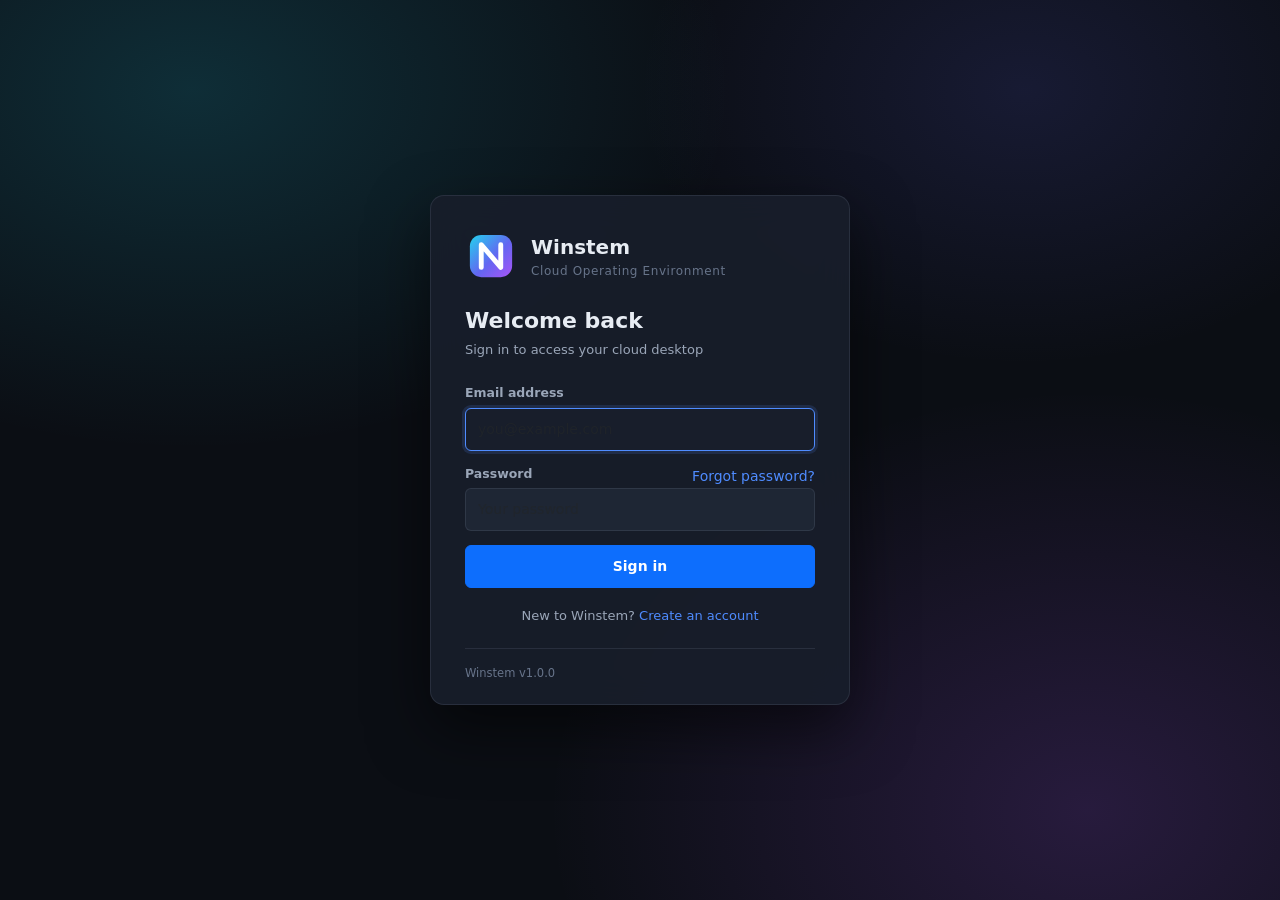
<file: index.html>
<!DOCTYPE html>
<html lang="en" data-theme="dark">
<head>
<meta charset="UTF-8">
<meta name="viewport" content="width=device-width, initial-scale=1.0, viewport-fit=cover">
<meta name="description" content="Winstem — a cloud operating environment running in your browser. Cloud storage, applications, files, settings and synchronization powered by Supabase.">
<meta name="theme-color" content="#0b0e14" id="meta-theme-color">
<title>Winstem — Cloud Operating Environment</title>

<link rel="manifest" href="manifest.json">
<link rel="icon" type="image/svg+xml" href="assets/icons/system/favicon.svg">
<link rel="apple-touch-icon" href="assets/icons/system/icon-192.png">
<meta name="apple-mobile-web-app-capable" content="yes">
<meta name="apple-mobile-web-app-status-bar-style" content="black-translucent">
<meta name="apple-mobile-web-app-title" content="Winstem">

<link rel="stylesheet" href="css/bootstrap.min.css">
<link rel="stylesheet" href="css/bootstrap-icons.css">
<link rel="stylesheet" href="css/winstem.css">
<link rel="stylesheet" href="css/desktop.css">
<link rel="stylesheet" href="css/windows.css">
<link rel="stylesheet" href="css/taskbar.css">
<link rel="stylesheet" href="css/file-manager.css">
<link rel="stylesheet" href="css/applications.css">
<link rel="stylesheet" href="css/settings.css">
<link rel="stylesheet" href="css/notifications.css">
<link rel="stylesheet" href="css/responsive.css">
</head>
<body>

<!-- ══════════════════ BOOT SPLASH ══════════════════ -->
<div id="boot-splash" aria-hidden="true">
  <div class="boot-splash-inner">
    <div class="boot-logo" id="boot-logo">
      <svg viewBox="0 0 64 64" width="72" height="72" role="img" aria-label="Winstem">
        <defs>
          <linearGradient id="boot-grad" x1="0" y1="0" x2="1" y2="1">
            <stop offset="0%" stop-color="#22d3ee"/>
            <stop offset="55%" stop-color="#6366f1"/>
            <stop offset="100%" stop-color="#a855f7"/>
          </linearGradient>
        </defs>
        <rect x="6" y="6" width="52" height="52" rx="14" fill="url(#boot-grad)"/>
        <path d="M20 46V18l24 28V18" fill="none" stroke="#fff" stroke-width="6" stroke-linecap="round" stroke-linejoin="round"/>
      </svg>
    </div>
    <div class="boot-title">Winstem</div>
    <div class="boot-sub">Cloud Operating Environment</div>
    <div class="boot-progress"><div class="boot-progress-bar"></div></div>
  </div>
</div>

<!-- ══════════════════ AUTH VIEW ══════════════════ -->
<div id="auth-view" class="hidden" role="main" aria-label="Winstem sign in">
  <div class="auth-backdrop">
    <div class="auth-card" role="dialog" aria-modal="true" aria-labelledby="auth-title">
      <div class="auth-brand">
        <svg viewBox="0 0 64 64" width="52" height="52" aria-hidden="true">
          <defs>
            <linearGradient id="auth-grad" x1="0" y1="0" x2="1" y2="1">
              <stop offset="0%" stop-color="#22d3ee"/>
              <stop offset="55%" stop-color="#6366f1"/>
              <stop offset="100%" stop-color="#a855f7"/>
            </linearGradient>
          </defs>
          <rect x="6" y="6" width="52" height="52" rx="14" fill="url(#auth-grad)"/>
          <path d="M20 46V18l24 28V18" fill="none" stroke="#fff" stroke-width="6" stroke-linecap="round" stroke-linejoin="round"/>
        </svg>
        <div>
          <div class="auth-name">Winstem</div>
          <div class="auth-tag">Cloud Operating Environment</div>
        </div>
      </div>

      <div id="auth-alert" class="auth-alert hidden" role="alert"></div>

      <!-- Login -->
      <form id="login-form" class="auth-pane" autocomplete="on">
        <h1 id="auth-title">Welcome back</h1>
        <p class="auth-hint">Sign in to access your cloud desktop</p>
        <div class="mb-3">
          <label class="form-label" for="login-email">Email address</label>
          <input type="email" class="form-control" id="login-email" placeholder="you@example.com" required autocomplete="email">
        </div>
        <div class="mb-3">
          <div class="d-flex justify-content-between align-items-center">
            <label class="form-label" for="login-password">Password</label>
            <button type="button" class="auth-link" id="login-forgot-link">Forgot password?</button>
          </div>
          <input type="password" class="form-control" id="login-password" placeholder="Your password" required autocomplete="current-password">
        </div>
        <button type="submit" class="btn btn-primary w-100 btn-auth" id="login-submit">
          <span class="btn-label">Sign in</span><span class="spinner-border spinner-border-sm d-none"></span>
        </button>
        <p class="auth-switch">New to Winstem? <button type="button" class="auth-link" data-auth-pane="register-form">Create an account</button></p>
      </form>

      <!-- Register -->
      <form id="register-form" class="auth-pane hidden" autocomplete="on">
        <h1>Create your account</h1>
        <p class="auth-hint">Your cloud workspace, on every device</p>
        <div class="mb-3">
          <label class="form-label" for="reg-username">Username</label>
          <input type="text" class="form-control" id="reg-username" placeholder="e.g. ada" minlength="3" maxlength="24" pattern="[a-zA-Z0-9_.-]+" required autocomplete="username">
          <div class="form-text">3–24 characters: letters, numbers, . _ -</div>
        </div>
        <div class="mb-3">
          <label class="form-label" for="reg-email">Email address</label>
          <input type="email" class="form-control" id="reg-email" placeholder="you@example.com" required autocomplete="email">
        </div>
        <div class="mb-3">
          <label class="form-label" for="reg-password">Password</label>
          <input type="password" class="form-control" id="reg-password" placeholder="At least 8 characters" minlength="8" required autocomplete="new-password">
        </div>
        <div class="mb-3">
          <label class="form-label" for="reg-confirm">Confirm password</label>
          <input type="password" class="form-control" id="reg-confirm" placeholder="Repeat your password" minlength="8" required autocomplete="new-password">
        </div>
        <button type="submit" class="btn btn-primary w-100 btn-auth" id="register-submit">
          <span class="btn-label">Create account</span><span class="spinner-border spinner-border-sm d-none"></span>
        </button>
        <p class="auth-switch">Already have an account? <button type="button" class="auth-link" data-auth-pane="login-form">Sign in</button></p>
      </form>

      <!-- Forgot password -->
      <form id="forgot-form" class="auth-pane hidden">
        <h1>Reset your password</h1>
        <p class="auth-hint">We'll email you a link to create a new password.</p>
        <div class="mb-3">
          <label class="form-label" for="forgot-email">Email address</label>
          <input type="email" class="form-control" id="forgot-email" placeholder="you@example.com" required autocomplete="email">
        </div>
        <button type="submit" class="btn btn-primary w-100 btn-auth" id="forgot-submit">
          <span class="btn-label">Send reset link</span><span class="spinner-border spinner-border-sm d-none"></span>
        </button>
        <p class="auth-switch"><button type="button" class="auth-link" data-auth-pane="login-form">Back to sign in</button></p>
      </form>

      <!-- Reset password (from email link) -->
      <form id="reset-form" class="auth-pane hidden">
        <h1>Choose a new password</h1>
        <p class="auth-hint">Enter a new password for your account.</p>
        <div class="mb-3">
          <label class="form-label" for="reset-password">New password</label>
          <input type="password" class="form-control" id="reset-password" placeholder="At least 8 characters" minlength="8" required autocomplete="new-password">
        </div>
        <div class="mb-3">
          <label class="form-label" for="reset-confirm">Confirm new password</label>
          <input type="password" class="form-control" id="reset-confirm" placeholder="Repeat password" minlength="8" required autocomplete="new-password">
        </div>
        <button type="submit" class="btn btn-primary w-100 btn-auth" id="reset-submit">
          <span class="btn-label">Update password</span><span class="spinner-border spinner-border-sm d-none"></span>
        </button>
      </form>

      <div class="auth-footer">
        <span id="auth-offline-badge" class="badge text-bg-secondary d-none"><i class="bi bi-wifi-off"></i> Offline</span>
        <span class="auth-version">Winstem v1.0.0</span>
      </div>
    </div>
  </div>
</div>

<!-- ══════════════════ SHARE VIEW ══════════════════ -->
<div id="share-view" class="hidden" role="main" aria-label="Shared file">
  <div class="share-backdrop">
    <div class="share-card">
      <div id="share-body" class="share-body">
        <div class="share-loading text-center p-5">
          <div class="spinner-border text-primary" role="status"><span class="visually-hidden">Loading…</span></div>
        </div>
      </div>
    </div>
  </div>
</div>

<!-- ══════════════════ OPERATING SYSTEM ══════════════════ -->
<div id="os" class="hidden">
  <!-- Desktop -->
  <div id="desktop" role="application" aria-label="Winstem desktop">
    <div id="desktop-icons" class="desktop-icons" aria-label="Desktop icons"></div>
    <div id="desktop-selection" class="desktop-selection hidden"></div>
    <div id="desktop-status" class="desktop-status hidden">
      <span id="desktop-status-text">Synchronizing with cloud…</span>
    </div>
  </div>

  <!-- Window layer -->
  <div id="windows-layer"></div>

  <!-- Snap guides -->
  <div id="snap-guide-left" class="snap-guide hidden"></div>
  <div id="snap-guide-right" class="snap-guide hidden"></div>

  <!-- ═══════════════ TASKBAR ═══════════════ -->
  <div id="taskbar" role="toolbar" aria-label="Taskbar">
    <div class="taskbar-left">
      <button id="start-btn" class="taskbar-btn taskbar-start" aria-label="Start" aria-haspopup="menu">
        <svg viewBox="0 0 64 64" width="26" height="26" aria-hidden="true">
          <defs><linearGradient id="start-grad" x1="0" y1="0" x2="1" y2="1">
            <stop offset="0%" stop-color="#22d3ee"/><stop offset="55%" stop-color="#6366f1"/><stop offset="100%" stop-color="#a855f7"/>
          </linearGradient></defs>
          <rect x="6" y="6" width="52" height="52" rx="14" fill="url(#start-grad)"/>
          <path d="M20 46V18l24 28V18" fill="none" stroke="#fff" stroke-width="6" stroke-linecap="round" stroke-linejoin="round"/>
        </svg>
      </button>
      <button id="taskbar-search-btn" class="taskbar-search-btn" aria-label="Search">
        <i class="bi bi-search"></i><span class="taskbar-search-text">Search</span>
        <kbd class="taskbar-search-kbd" id="search-kbd-hint">Ctrl K</kbd>
      </button>
      <div id="taskbar-pinned" class="taskbar-pinned" role="list" aria-label="Pinned applications"></div>
    </div>
    <div id="taskbar-windows" class="taskbar-windows" role="list" aria-label="Open windows"></div>
    <div class="taskbar-right">
      <div id="tray-actions" class="taskbar-tray">
        <button id="tray-sync" class="tray-item" aria-label="Cloud sync status" title="Cloud sync">
          <i class="bi bi-cloud-check" id="tray-sync-icon"></i>
        </button>
        <button id="tray-network" class="tray-item" aria-label="Network status" title="Online">
          <i class="bi bi-wifi" id="tray-network-icon"></i>
        </button>
        <button id="notif-btn" class="tray-item position-relative" aria-label="Notifications" title="Notifications">
          <i class="bi bi-bell"></i>
          <span id="notif-badge" class="notif-badge hidden">0</span>
        </button>
        <button id="quick-settings-btn" class="tray-item" aria-label="Quick settings" title="Quick settings">
          <i class="bi bi-brightness-high-fill" id="quick-settings-icon"></i>
        </button>
      </div>
      <button id="tray-clock" class="tray-clock" aria-label="Clock">
        <div class="tray-time" id="tray-time">12:00 AM</div>
        <div class="tray-date" id="tray-date">—</div>
      </button>
      <button id="user-btn" class="tray-user" aria-label="User menu" aria-haspopup="menu">
        <span id="user-avatar" class="user-avatar user-avatar-placeholder"><i class="bi bi-person-fill"></i></span>
      </button>
    </div>
  </div>

  <!-- Quick settings panel -->
  <div id="quick-panel" class="quick-panel hidden" role="dialog" aria-label="Quick settings">
    <div class="quick-section">
      <div class="quick-row">
        <span class="quick-label"><i class="bi bi-moon-stars"></i> Appearance</span>
        <div class="btn-group btn-group-sm" role="group" aria-label="Theme">
          <button class="btn btn-outline-secondary quick-theme" data-theme-opt="light" aria-label="Light theme"><i class="bi bi-sun"></i></button>
          <button class="btn btn-outline-secondary quick-theme" data-theme-opt="dark" aria-label="Dark theme"><i class="bi bi-moon"></i></button>
          <button class="btn btn-outline-secondary quick-theme" data-theme-opt="system" aria-label="System theme"><i class="bi bi-circle-half"></i></button>
        </div>
      </div>
      <div class="quick-row">
        <span class="quick-label"><i class="bi bi-brightness-high"></i> UI scale</span>
        <input type="range" class="form-range quick-scale" id="quick-scale" min="0.85" max="1.25" step="0.05" aria-label="Interface scale">
      </div>
      <div class="quick-row">
        <span class="quick-label"><i class="bi bi-wifi"></i> Network</span>
        <span class="quick-value" id="quick-network-value">Online</span>
      </div>
      <div class="quick-row">
        <span class="quick-label"><i class="bi bi-cloud"></i> Cloud sync</span>
        <span class="quick-value" id="quick-sync-value">Idle</span>
      </div>
    </div>
    <button id="quick-all-settings" class="quick-footer">All settings <i class="bi bi-chevron-right"></i></button>
  </div>

  <!-- Start menu -->
  <div id="startmenu" class="startmenu hidden" role="menu" aria-label="Start menu">
    <div class="start-search">
      <i class="bi bi-search"></i>
      <input type="text" id="start-search-input" placeholder="Search apps, files, settings…" aria-label="Search" autocomplete="off">
    </div>
    <div class="start-body">
      <div class="start-section">
        <div class="start-section-title">Pinned</div>
        <div id="start-pinned" class="start-pinned"></div>
      </div>
      <div class="start-section">
        <div class="start-section-title">All apps</div>
        <div id="start-apps" class="start-apps"></div>
      </div>
    </div>
    <div class="start-footer">
      <div class="start-user">
        <span id="start-user-avatar" class="user-avatar user-avatar-placeholder"><i class="bi bi-person-fill"></i></span>
        <span id="start-username">User</span>
      </div>
      <div class="start-footer-actions">
        <button class="taskbar-btn" id="start-power-btn" aria-label="Power" title="Power">
          <i class="bi bi-power"></i>
        </button>
      </div>
    </div>
  </div>

  <!-- Power menu -->
  <div id="power-menu" class="power-menu hidden" role="menu" aria-label="Power options">
    <button class="power-item" data-power="lock"><i class="bi bi-lock"></i> Lock screen</button>
    <button class="power-item" data-power="signout"><i class="bi bi-box-arrow-right"></i> Sign out</button>
    <button class="power-item" data-power="refresh"><i class="bi bi-arrow-clockwise"></i> Reload desktop</button>
  </div>

  <!-- Launcher overlay -->
  <div id="launcher" class="launcher hidden" role="dialog" aria-modal="true" aria-label="Application launcher">
    <div class="launcher-search">
      <i class="bi bi-search"></i>
      <input type="text" id="launcher-input" placeholder="Type to search apps…" autocomplete="off" aria-label="Search applications">
    </div>
    <div class="launcher-grid" id="launcher-grid"></div>
  </div>

  <!-- Notification center -->
  <div id="notif-center" class="notif-center hidden" role="dialog" aria-label="Notification center">
    <div class="notif-center-header">
      <span>Notifications</span>
      <button class="notif-clear" id="notif-clear-all" aria-label="Clear all"><i class="bi bi-trash"></i></button>
    </div>
    <div id="notif-center-list" class="notif-center-list"></div>
  </div>

  <!-- User menu -->
  <div id="user-menu" class="user-menu hidden" role="menu" aria-label="User menu">
    <div class="user-menu-header">
      <span id="user-menu-avatar" class="user-avatar user-avatar-placeholder"><i class="bi bi-person-fill"></i></span>
      <div>
        <div id="user-menu-name">User</div>
        <div id="user-menu-email" class="user-menu-email">—</div>
      </div>
    </div>
    <div class="user-menu-item" data-um="profile"><i class="bi bi-person-gear"></i> Account settings</div>
    <div class="user-menu-item" data-um="appearance"><i class="bi bi-palette"></i> Personalization</div>
    <div class="user-menu-item" data-um="storage"><i class="bi bi-hdd"></i> Storage</div>
    <div class="user-menu-item" data-um="lock"><i class="bi bi-lock"></i> Lock</div>
    <div class="user-menu-item danger" data-um="signout"><i class="bi bi-box-arrow-right"></i> Sign out</div>
  </div>

  <!-- Context menu -->
  <div id="contextmenu" class="context-menu hidden" role="menu"></div>

  <!-- Universal search overlay -->
  <div id="search-overlay" class="search-overlay hidden" role="presentation"></div>
</div>

<!-- Lock screen -->
<div id="lock-screen" class="lock-screen hidden" role="dialog" aria-modal="true" aria-label="Lock screen">
  <div class="lock-inner">
    <div class="lock-logo">
      <svg viewBox="0 0 64 64" width="56" height="56" aria-hidden="true"><defs><linearGradient id="lock-g" x1="0" y1="0" x2="1" y2="1"><stop offset="0%" stop-color="#22d3ee"/><stop offset="55%" stop-color="#6366f1"/><stop offset="100%" stop-color="#a855f7"/></linearGradient></defs><rect x="6" y="6" width="52" height="52" rx="14" fill="url(#lock-g)"/><path d="M20 46V18l24 28V18" fill="none" stroke="#fff" stroke-width="6" stroke-linecap="round" stroke-linejoin="round"/></svg>
    </div>
    <div class="lock-time" id="lock-time">--:--</div>
    <div class="lock-date" id="lock-date">—</div>
    <div class="lock-input-row">
      <input type="password" id="lock-password" class="form-control lock-input" placeholder="Press Enter or click to unlock" aria-label="Unlock">
      <button class="btn btn-light lock-unlock-btn" id="lock-unlock" aria-label="Unlock"><i class="bi bi-arrow-right"></i></button>
    </div>
  </div>
</div>

<!-- Global toast container (works on auth screens too) -->
<div id="toast-container" class="toast-container-winstem" aria-live="polite" aria-atomic="false"></div>

<!-- Bootstrap modal root -->
<div id="modal-root"></div>

<!-- Application namespace — must exist before any module loads. -->
<script>window.Winstem = window.Winstem || {};</script>

<!-- Optional local override config (gitignored). Loaded before config.js is read. -->
<script>
(function () {
  try {
    var s = document.createElement("script");
    s.src = "js/config.local.js";
    s.onerror = function () { /* optional — file may not exist */ };
    document.head.appendChild(s);
  } catch (e) { /* ignore */ }
})();
</script>

<script src="js/config.js"></script>
<script src="js/utils.js"></script>
<script src="js/filetypes.js"></script>
<script src="js/database.js"></script>
<script src="js/notifications.js"></script>
<script src="js/themes.js"></script>
<script src="js/auth.js"></script>
<script src="js/storage.js"></script>
<script src="js/filesystem.js"></script>
<script src="js/sharing.js"></script>
<script src="js/windows.js"></script>
<script src="js/desktop.js"></script>
<script src="js/taskbar.js"></script>
<script src="js/launcher.js"></script>
<script src="js/applications.js"></script>
<script src="js/apps/calculator.js"></script>
<script src="js/apps/editor.js"></script>
<script src="js/apps/media.js"></script>
<script src="js/apps/viewers.js"></script>
<script src="js/apps/notes.js"></script>
<script src="js/apps/files.js"></script>
<script src="js/settings.js"></script>
<script src="js/search.js"></script>
<script src="js/shortcuts.js"></script>
<script src="js/app.js"></script>
</body>
</html>
</file>
<file: css/winstem.css>
/* ═══════════════════════════════════════════════════════════
   WINSTEM — Core Design System
   Tokens, themes, base UI, boot splash, auth, share & lock
   screens, context menus, modals, scrollbars.
   ═══════════════════════════════════════════════════════════ */

/* ── Design tokens ────────────────────────────────────────── */
:root {
  --ui-scale: 1;
  --accent: #4f8cff;
  --accent-rgb: 79, 140, 255;
  --accent-soft: rgba(79, 140, 255, 0.14);
  --radius-sm: 6px;
  --radius-md: 10px;
  --radius-lg: 14px;
  --anim-enabled: 1;
  --font-ui: "Segoe UI", system-ui, -apple-system, "Helvetica Neue", Arial, sans-serif;
  --font-mono: "Cascadia Code", "JetBrains Mono", Consolas, "SF Mono", Menlo, monospace;
  --taskbar-h: 48px;
}

/* Light theme */
html[data-theme="light"] {
  --bg: #eef1f6;
  --bg-2: #e3e8f0;
  --surface: rgba(255, 255, 255, 0.92);
  --surface-solid: #ffffff;
  --surface-2: #f3f5f9;
  --text: #1b2433;
  --text-2: #5a6577;
  --text-3: #8a94a6;
  --border: rgba(23, 37, 84, 0.12);
  --border-strong: rgba(23, 37, 84, 0.2);
  --shadow: 0 12px 32px rgba(15, 23, 42, 0.12), 0 2px 8px rgba(15, 23, 42, 0.08);
  --shadow-lg: 0 24px 60px rgba(15, 23, 42, 0.18);
  --glass: rgba(255, 255, 255, 0.72);
  --glass-border: rgba(255, 255, 255, 0.6);
  --hover: rgba(15, 23, 42, 0.06);
  --active: rgba(15, 23, 42, 0.1);
  --taskbar-bg: rgba(238, 241, 246, 0.82);
  --scrim: rgba(15, 23, 42, 0.35);
  --danger: #e11d48;
  --success: #059669;
  --warning: #d97706;
  --code-bg: #f4f6fa;
}

/* Dark theme */
html[data-theme="dark"] {
  --bg: #0b0e14;
  --bg-2: #0f1420;
  --surface: rgba(24, 30, 43, 0.92);
  --surface-solid: #181e2b;
  --surface-2: #1e2634;
  --text: #e7ecf3;
  --text-2: #9aa6b8;
  --text-3: #67748a;
  --border: rgba(148, 163, 184, 0.14);
  --border-strong: rgba(148, 163, 184, 0.26);
  --shadow: 0 12px 32px rgba(0, 0, 0, 0.45), 0 2px 8px rgba(0, 0, 0, 0.35);
  --shadow-lg: 0 24px 60px rgba(0, 0, 0, 0.55);
  --glass: rgba(20, 26, 38, 0.72);
  --glass-border: rgba(148, 163, 184, 0.16);
  --hover: rgba(148, 163, 184, 0.1);
  --active: rgba(148, 163, 184, 0.16);
  --taskbar-bg: rgba(11, 14, 20, 0.78);
  --scrim: rgba(0, 0, 0, 0.55);
  --danger: #fb7185;
  --success: #34d399;
  --warning: #fbbf24;
  --code-bg: #141a26;
}

/* ── Base ─────────────────────────────────────────────────── */
* { box-sizing: border-box; }

html, body {
  height: 100%;
  margin: 0;
  padding: 0;
  overflow: hidden;
  font-family: var(--font-ui);
  font-size: calc(14px * var(--ui-scale));
  color: var(--text);
  background: var(--bg);
  -webkit-font-smoothing: antialiased;
  text-rendering: optimizeLegibility;
}

.hidden { display: none !important; }

::selection { background: rgba(var(--accent-rgb), 0.3); }

button {
  font-family: inherit;
  cursor: pointer;
}
button:focus-visible, a:focus-visible, input:focus-visible, textarea:focus-visible, [tabindex]:focus-visible {
  outline: 2px solid var(--accent);
  outline-offset: 2px;
}

/* Scrollbars */
::-webkit-scrollbar { width: 10px; height: 10px; }
::-webkit-scrollbar-track { background: transparent; }
::-webkit-scrollbar-thumb {
  background: color-mix(in srgb, var(--text-3) 35%, transparent);
  border-radius: 8px;
  border: 2px solid transparent;
  background-clip: padding-box;
}
::-webkit-scrollbar-thumb:hover { background-color: var(--text-3); }
* { scrollbar-width: thin; scrollbar-color: var(--text-3) transparent; }

/* motion */
@media (prefers-reduced-motion: reduce) {
  *, *::before, *::after { animation-duration: 0.01ms !important; transition-duration: 0.01ms !important; }
}

:root[style*="--anim-enabled: 0"] *, :root[style*="--anim-enabled: 0"] *::before, :root[style*="--anim-enabled: 0"] *::after {
  animation-duration: 0.01ms !important;
  transition-duration: 0.01ms !important;
}

/* ── Boot splash ──────────────────────────────────────────── */
#boot-splash {
  position: fixed;
  inset: 0;
  z-index: 10000;
  display: flex;
  align-items: center;
  justify-content: center;
  background: radial-gradient(1200px 800px at 50% 30%, #101728 0%, #0b0e14 60%);
  transition: opacity 0.45s ease;
}
#boot-splash.leaving { opacity: 0; pointer-events: none; }
.boot-splash-inner { text-align: center; }
.boot-logo svg { animation: bootPulse 1.6s ease-in-out infinite; filter: drop-shadow(0 8px 24px rgba(99, 102, 241, 0.5)); }
@keyframes bootPulse {
  0%, 100% { transform: scale(1); }
  50% { transform: scale(1.06); }
}
.boot-title {
  margin-top: 18px;
  font-size: calc(26px * var(--ui-scale));
  font-weight: 700;
  letter-spacing: 0.04em;
  color: #f1f5f9;
  background: linear-gradient(90deg, #22d3ee, #818cf8, #c084fc);
  -webkit-background-clip: text;
  background-clip: text;
  -webkit-text-fill-color: transparent;
}
.boot-sub { margin-top: 4px; color: #7c8aa5; font-size: 13px; letter-spacing: 0.18em; text-transform: uppercase; }
.boot-progress { width: 220px; height: 3px; margin: 22px auto 0; border-radius: 4px; background: rgba(148, 163, 184, 0.2); overflow: hidden; }
.boot-progress-bar { height: 100%; width: 40%; border-radius: 4px; background: linear-gradient(90deg, #22d3ee, #6366f1, #a855f7); animation: bootSlide 1.1s ease-in-out infinite; }
@keyframes bootSlide { 0% { transform: translateX(-100%);} 100% { transform: translateX(350%);} }

/* ── Auth screens ─────────────────────────────────────────── */
.auth-backdrop {
  position: fixed;
  inset: 0;
  display: flex;
  align-items: center;
  justify-content: center;
  background:
    radial-gradient(900px 600px at 15% 10%, rgba(34, 211, 238, 0.16), transparent 60%),
    radial-gradient(900px 700px at 85% 90%, rgba(168, 85, 247, 0.18), transparent 60%),
    radial-gradient(700px 500px at 80% 10%, rgba(99, 102, 241, 0.14), transparent 55%),
    var(--bg);
  padding: 20px;
  overflow: auto;
}
.auth-card {
  width: min(420px, 100%);
  background: var(--surface);
  border: 1px solid var(--border);
  border-radius: var(--radius-lg);
  box-shadow: var(--shadow-lg);
  padding: 34px 34px 22px;
  backdrop-filter: blur(18px);
}
.auth-brand { display: flex; align-items: center; gap: 14px; margin-bottom: 26px; }
.auth-name { font-size: 20px; font-weight: 700; }
.auth-tag { font-size: 12px; color: var(--text-3); letter-spacing: 0.05em; }
.auth-pane h1 { font-size: 22px; font-weight: 700; margin: 0 0 6px; }
.auth-hint { color: var(--text-2); font-size: 13px; margin-bottom: 22px; }
.auth-pane .form-label { font-size: 12.5px; font-weight: 600; color: var(--text-2); margin-bottom: 5px; }
.auth-pane .form-control {
  background: var(--surface-2);
  border: 1px solid var(--border);
  color: var(--text);
  border-radius: var(--radius-sm);
  padding: 10px 12px;
  font-size: 14px;
}
.auth-pane .form-control:focus { border-color: var(--accent); box-shadow: 0 0 0 3px var(--accent-soft); background: var(--surface-solid); }
.btn-auth { padding: 10px 12px; border-radius: var(--radius-sm); font-weight: 600; }
.btn-auth .spinner-border { margin-left: 8px; vertical-align: middle; }
.auth-switch { margin: 18px 0 0; font-size: 13px; color: var(--text-2); text-align: center; }
.auth-link {
  background: none; border: none; padding: 0;
  color: var(--accent); font-size: inherit; text-decoration: none;
}
.auth-link:hover { text-decoration: underline; }
.auth-alert {
  margin-bottom: 16px; padding: 10px 14px; border-radius: var(--radius-sm);
  font-size: 13px; border: 1px solid;
}
.auth-alert.error { color: var(--danger); background: color-mix(in srgb, var(--danger) 10%, transparent); border-color: color-mix(in srgb, var(--danger) 35%, transparent); }
.auth-alert.success { color: var(--success); background: color-mix(in srgb, var(--success) 10%, transparent); border-color: color-mix(in srgb, var(--success) 35%, transparent); }
.auth-alert.warn { color: var(--warning); background: color-mix(in srgb, var(--warning) 10%, transparent); border-color: color-mix(in srgb, var(--warning) 35%, transparent); }
.auth-footer { display: flex; justify-content: space-between; align-items: center; margin-top: 22px; padding-top: 16px; border-top: 1px solid var(--border); }
.auth-version { font-size: 11.5px; color: var(--text-3); }

/* ── Share landing ────────────────────────────────────────── */
.share-backdrop {
  position: fixed; inset: 0;
  display: flex; align-items: center; justify-content: center;
  background: radial-gradient(1000px 700px at 50% 20%, rgba(99, 102, 241, 0.14), transparent 60%), var(--bg);
  padding: 20px; overflow: auto;
}
.share-card {
  width: min(560px, 100%);
  background: var(--surface);
  border: 1px solid var(--border);
  border-radius: var(--radius-lg);
  box-shadow: var(--shadow-lg);
  padding: 34px;
}
.share-hero { text-align: center; padding: 12px 0 8px; }
.share-icon { font-size: 3.2rem; }
.share-name { font-size: 19px; font-weight: 700; margin-top: 8px; word-break: break-all; }
.share-meta { color: var(--text-2); font-size: 13px; margin-top: 4px; }
.share-actions { display: flex; justify-content: center; gap: 10px; margin: 22px 0; flex-wrap: wrap; }
.share-preview { border: 1px solid var(--border); border-radius: var(--radius-md); overflow: hidden; background: var(--surface-2); }
.share-preview img { width: 100%; max-height: 340px; object-fit: contain; display: block; }
.share-preview video { width: 100%; max-height: 340px; display: block; }
.share-preview audio { width: 100%; display: block; }
.share-preview iframe { width: 100%; height: 420px; border: 0; display: block; }
.share-preview pre { margin: 0; padding: 16px; font-family: var(--font-mono); font-size: 12px; white-space: pre-wrap; max-height: 340px; overflow: auto; color: var(--text-2); }
.share-preview-loading { display: flex; align-items: center; justify-content: center; padding: 40px; }
.share-preview-none { text-align: center; color: var(--text-3); font-size: 13px; padding: 26px; }
.share-foot { display: flex; align-items: center; justify-content: center; gap: 6px; color: var(--text-3); font-size: 12px; margin-top: 20px; }
.share-error { text-align: center; padding: 30px 10px; }
.share-error i { font-size: 3rem; color: var(--warning); }
.share-error-title { font-size: 18px; font-weight: 700; margin-top: 10px; }
.share-error-msg { color: var(--text-2); font-size: 13px; margin-top: 4px; }

/* ── Lock screen ──────────────────────────────────────────── */
.lock-screen {
  position: fixed; inset: 0; z-index: 9000;
  display: flex; align-items: center; justify-content: center;
  background: radial-gradient(1000px 700px at 50% 25%, rgba(99, 102, 241, 0.18), transparent 60%), var(--bg);
  backdrop-filter: blur(8px);
}
.lock-inner { text-align: center; width: min(380px, 90%); }
.lock-time { font-size: calc(52px * var(--ui-scale)); font-weight: 700; letter-spacing: 0.02em; margin-top: 16px; }
.lock-date { color: var(--text-2); font-size: 15px; margin-bottom: 26px; }
.lock-input-row { display: flex; gap: 8px; }
.lock-input { background: var(--surface); border: 1px solid var(--border); color: var(--text); border-radius: var(--radius-md); padding: 12px 14px; }
.lock-input:focus { border-color: var(--accent); box-shadow: 0 0 0 3px var(--accent-soft); }
.lock-unlock-btn { border-radius: var(--radius-md); padding: 0 16px; }

/* ── Context menu ─────────────────────────────────────────── */
.context-menu {
  position: fixed; z-index: 9500; min-width: 220px; max-width: 300px;
  background: var(--surface-solid);
  border: 1px solid var(--border);
  border-radius: var(--radius-md);
  box-shadow: var(--shadow-lg);
  padding: 6px;
  animation: menuIn 0.12s ease;
}
@keyframes menuIn { from { opacity: 0; transform: translateY(-4px) scale(0.98); } to { opacity: 1; transform: none; } }
.context-item {
  display: flex; align-items: center; gap: 10px; width: 100%;
  background: none; border: none; padding: 7px 10px;
  font-size: 13px; color: var(--text); border-radius: 6px; text-align: left;
}
.context-item:hover:not(.disabled) { background: var(--accent-soft); }
.context-item.danger { color: var(--danger); }
.context-item.danger:hover { background: color-mix(in srgb, var(--danger) 12%, transparent); }
.context-item.disabled { opacity: 0.45; cursor: default; }
.context-item i { width: 16px; text-align: center; font-size: 13px; opacity: 0.85; }
.context-icongap { width: 16px; }
.context-kbd { margin-left: auto; font-size: 11px; color: var(--text-3); border: 1px solid var(--border); border-radius: 4px; padding: 0 5px; background: var(--surface-2); }
.context-sep { height: 1px; margin: 5px 8px; background: var(--border); }

/* ── Empty / error states ─────────────────────────────────── */
.win-empty {
  height: 100%; display: flex; flex-direction: column; align-items: center; justify-content: center;
  gap: 8px; color: var(--text-3); text-align: center; padding: 30px;
}
.win-empty i { font-size: 3rem; opacity: 0.6; }
.win-empty p { margin: 0; font-size: 14px; }

/* ── Bootstrap overrides ──────────────────────────────────── */
.win-modal .modal-content {
  background: var(--surface-solid);
  border: 1px solid var(--border);
  border-radius: var(--radius-lg);
  color: var(--text);
  box-shadow: var(--shadow-lg);
}
.win-modal .modal-header { border-bottom-color: var(--border); padding: 16px 20px; }
.win-modal .modal-title { font-size: 15px; font-weight: 700; }
.win-modal .modal-body { padding: 18px 20px; font-size: 13.5px; }
.win-modal .modal-footer { border-top-color: var(--border); padding: 12px 20px; }
.win-modal .btn-close { filter: none; }
html[data-theme="dark"] .win-modal .btn-close { filter: invert(1); }
.win-modal .form-control, .win-modal .form-select {
  background: var(--surface-2); border-color: var(--border); color: var(--text); font-size: 13px;
}
.win-modal .form-control:focus, .win-modal .form-select:focus { border-color: var(--accent); box-shadow: 0 0 0 3px var(--accent-soft); }
.modal-backdrop { background-color: #000; }
.dropdown-menu {
  background: var(--surface-solid);
  border: 1px solid var(--border);
  border-radius: var(--radius-md);
  box-shadow: var(--shadow-lg);
  font-size: 13px;
}
.dropdown-menu .dropdown-item { color: var(--text); }
.dropdown-menu .dropdown-item:hover { background: var(--accent-soft); color: var(--text); }
.dropdown-menu .dropdown-divider { border-color: var(--border); }

/* generic file dialog */
.generic-file { text-align: center; padding: 10px 0 6px; }
.generic-file-icon { display: inline-block; }
.generic-file-name { font-size: 16px; font-weight: 600; margin-top: 8px; word-break: break-all; }
.generic-file-meta { color: var(--text-2); font-size: 12.5px; margin-top: 2px; }
.generic-file-note { color: var(--text-3); font-size: 12.5px; max-width: 380px; margin: 14px auto 0; }

/* properties dialog */
.prop-hero { display: flex; align-items: center; gap: 14px; margin-bottom: 16px; }
.prop-icon { font-size: 2.2rem; }
.prop-name { font-size: 15px; font-weight: 600; word-break: break-all; }
.prop-type { font-size: 12px; color: var(--text-3); }
.prop-grid { display: flex; flex-direction: column; }
.prop-row { display: flex; justify-content: space-between; gap: 16px; padding: 7px 0; border-bottom: 1px solid var(--border); font-size: 12.5px; }
.prop-row:last-child { border-bottom: 0; }
.prop-row span:first-child { color: var(--text-3); }
.prop-row span:last-child { text-align: right; word-break: break-all; }
.prop-mono { font-family: var(--font-mono); font-size: 11px; }

/* share dialog */
.share-dialog { font-size: 13px; }
.sd-section-title { font-size: 12px; font-weight: 700; text-transform: uppercase; letter-spacing: 0.06em; color: var(--text-3); margin: 14px 0 8px; }
.sd-section-title:first-child { margin-top: 0; }
.sd-link-row { display: flex; gap: 8px; flex-wrap: wrap; }
.sd-link-row .sd-perm { flex: 1 1 110px; }
.sd-link-row .sd-expiry { flex: 1 1 100px; }
.sd-share-row { display: flex; align-items: center; gap: 10px; padding: 9px 0; border-bottom: 1px solid var(--border); }
.sd-share-row:last-child { border-bottom: 0; }
.sd-share-icon { font-size: 1.1rem; color: var(--accent); }
.sd-share-info { flex: 1; min-width: 0; }
.sd-share-url { font-size: 12.5px; font-weight: 600; word-break: break-all; }
.sd-share-meta { font-size: 11.5px; color: var(--text-3); }
.sd-share-actions { display: flex; gap: 6px; }
.sd-empty { color: var(--text-3); font-size: 12.5px; padding: 6px 0; }
.sd-people-row { display: flex; gap: 8px; flex-wrap: wrap; }
.sd-people-row input { flex: 1 1 160px; }
.sd-people-row .sd-perm2 { flex: 0 0 130px; }

/* folder picker */
.folder-picker { font-size: 13px; }
.folder-picker-path {
  display: flex; align-items: center; gap: 8px;
  padding: 9px 12px; margin-bottom: 10px;
  background: var(--surface-2); border: 1px solid var(--border); border-radius: var(--radius-sm);
  font-weight: 600; font-size: 12.5px;
}
.folder-picker-list { max-height: 260px; overflow: auto; }
.fp-row { display: flex; align-items: center; gap: 10px; padding: 8px 10px; border-radius: 6px; cursor: pointer; }
.fp-row:hover { background: var(--hover); }
.fp-loading, .fp-empty { padding: 14px; text-align: center; color: var(--text-3); }

/* storage dashboard */
.storage-dash { padding: 4px 2px; }
.sd-hero { padding: 14px; border-radius: var(--radius-md); background: var(--surface-2); border: 1px solid var(--border); }
.sd-title { font-size: 12.5px; font-weight: 700; text-transform: uppercase; letter-spacing: 0.06em; color: var(--text-2); }
.sd-total { font-size: 26px; font-weight: 700; margin: 6px 0; }
.sd-of { font-size: 13px; font-weight: 500; color: var(--text-3); }
.sd-progress { height: 8px; border-radius: 6px; background: var(--bg-2); }
.sd-progress .progress-bar { background: linear-gradient(90deg, var(--accent), #a855f7); border-radius: 6px; }
.sd-files { font-size: 12px; color: var(--text-3); margin-top: 6px; }
.sd-list { display: flex; flex-direction: column; gap: 4px; margin-top: 14px; }
.sd-row { display: flex; align-items: center; gap: 12px; padding: 6px 2px; }
.sd-label { flex: 0 0 110px; display: flex; align-items: center; gap: 8px; font-size: 12.5px; }
.sd-bar { flex: 1; height: 6px; border-radius: 4px; background: var(--bg-2); overflow: hidden; }
.sd-bar-fill { height: 100%; border-radius: 4px; transition: width 0.4s ease; }
.sd-val { flex: 0 0 62px; text-align: right; font-size: 12px; color: var(--text-2); }

/* ── Universal search overlay ─────────────────────────────── */
.search-overlay {
  position: fixed;
  inset: 0;
  z-index: 850;
  background: rgba(5, 8, 14, 0.55);
  backdrop-filter: blur(24px) saturate(1.2);
  -webkit-backdrop-filter: blur(24px) saturate(1.2);
  display: flex;
  justify-content: center;
  padding-top: 12vh;
  animation: fadeIn 0.16s ease;
}
.search-panel {
  width: min(640px, calc(100vw - 28px));
  max-height: 70vh;
  display: flex;
  flex-direction: column;
  background: var(--surface-solid);
  border: 1px solid var(--border-strong);
  border-radius: var(--radius-lg);
  box-shadow: var(--shadow-lg);
  overflow: hidden;
}
.search-input-wrap {
  display: flex;
  align-items: center;
  gap: 12px;
  padding: 14px 18px;
  border-bottom: 1px solid var(--border);
}
.search-input-wrap > i { color: var(--accent); font-size: 1.1rem; }
.search-input-wrap input {
  flex: 1;
  background: none;
  border: none;
  outline: none;
  color: var(--text);
  font-size: 15px;
}
.search-input-wrap kbd {
  font-family: inherit;
  font-size: 11px;
  color: var(--text-3);
  border: 1px solid var(--border);
  border-radius: 5px;
  padding: 2px 8px;
  background: var(--surface-2);
}
.search-results { overflow: auto; padding: 8px; }
.search-group-title {
  font-size: 10.5px;
  font-weight: 700;
  text-transform: uppercase;
  letter-spacing: 0.08em;
  color: var(--text-3);
  padding: 10px 10px 5px;
}
.search-item {
  display: flex;
  align-items: center;
  gap: 12px;
  width: 100%;
  padding: 9px 12px;
  background: none;
  border: none;
  border-radius: 9px;
  color: var(--text);
  text-align: left;
  transition: background 0.1s ease;
}
.search-item:hover, .search-item.active { background: var(--accent-soft); }
.search-item-icon { font-size: 1.3rem; width: 26px; text-align: center; flex-shrink: 0; }
.search-item-text { display: flex; flex-direction: column; min-width: 0; }
.search-item-title { font-size: 13px; font-weight: 600; overflow: hidden; text-overflow: ellipsis; white-space: nowrap; }
.search-item-sub { font-size: 11px; color: var(--text-3); }
.search-empty { text-align: center; color: var(--text-3); padding: 46px 16px; font-size: 13.5px; }
.search-empty i { font-size: 2.4rem; display: block; margin-bottom: 10px; opacity: 0.5; }
.search-empty-hint { font-size: 12px; margin-top: 6px; opacity: 0.8; }

/* desktop drop target */
#desktop.drop-target::after {
  content: "Drop to upload to Home";
  position: fixed; inset: 0;
  display: flex; align-items: center; justify-content: center;
  background: color-mix(in srgb, var(--accent) 18%, transparent);
  color: #fff; font-size: 20px; font-weight: 700; letter-spacing: 0.04em;
  border: 2px dashed var(--accent);
  pointer-events: none; z-index: 500;
}
</file>
<file: css/desktop.css>
/* ═══════════════════════════════════════════════════════════
   WINSTEM — Desktop
   ═══════════════════════════════════════════════════════════ */

#desktop {
  position: fixed;
  inset: 0 0 var(--taskbar-h) 0;
  background-size: cover;
  background-position: center;
  background-color: #0b0e14;
  transition: background-image 0.5s ease;
  overflow: hidden;
  user-select: none;
  -webkit-user-select: none;
}

/* subtle vignette for depth */
#desktop::before {
  content: "";
  position: absolute;
  inset: 0;
  pointer-events: none;
  background: radial-gradient(120% 90% at 50% 10%, transparent 55%, rgba(0, 0, 0, 0.28) 100%);
}

/* ── Desktop icons ────────────────────────────────────────── */
.desktop-icons {
  position: absolute;
  inset: 0;
  padding: 10px;
}

.desktop-icon {
  position: absolute;
  top: 0;
  left: 0;
  width: 88px;
  height: 92px;
  display: flex;
  flex-direction: column;
  align-items: center;
  gap: 4px;
  padding: 8px 4px 6px;
  border-radius: var(--radius-md);
  cursor: default;
  transition: background 0.12s ease;
}
.desktop-icon:hover { background: rgba(255, 255, 255, 0.08); }
.desktop-icon.selected { background: rgba(var(--accent-rgb), 0.28); box-shadow: inset 0 0 0 1px rgba(var(--accent-rgb), 0.6); }

.desktop-icon-glyph {
  width: 48px;
  height: 48px;
  display: flex;
  align-items: center;
  justify-content: center;
  font-size: 2.3rem;
  color: #fff;
  filter: drop-shadow(0 4px 10px rgba(0, 0, 0, 0.45));
  pointer-events: none;
}
.desktop-icon-glyph i { font-size: 2.2rem; }
.desktop-icon-glyph svg { border-radius: 10px; }

.desktop-icon-label {
  max-width: 84px;
  font-size: 11.5px;
  line-height: 1.25;
  color: #f1f5f9;
  text-align: center;
  padding: 2px 5px;
  border-radius: 4px;
  text-shadow: 0 1px 3px rgba(0, 0, 0, 0.8);
  overflow: hidden;
  display: -webkit-box;
  -webkit-line-clamp: 2;
  -webkit-box-orient: vertical;
  word-break: break-word;
  background: rgba(0, 0, 0, 0.22);
}
html[data-theme="light"] .desktop-icon-label { color: #0f172a; background: rgba(255, 255, 255, 0.65); text-shadow: none; }

/* ── Selection rectangle ──────────────────────────────────── */
.desktop-selection {
  position: fixed;
  border: 1px solid var(--accent);
  background: var(--accent-soft);
  border-radius: 3px;
  pointer-events: none;
  z-index: 300;
}

/* ── Desktop status bar ───────────────────────────────────── */
.desktop-status {
  position: absolute;
  left: 50%;
  top: 18px;
  transform: translateX(-50%);
  display: flex;
  align-items: center;
  gap: 8px;
  padding: 7px 16px;
  background: var(--glass);
  border: 1px solid var(--glass-border);
  border-radius: 999px;
  backdrop-filter: blur(14px);
  font-size: 12.5px;
  color: var(--text);
  box-shadow: var(--shadow);
  z-index: 200;
  animation: statusIn 0.25s ease;
}
@keyframes statusIn { from { opacity: 0; transform: translate(-50%, -8px); } to { opacity: 1; transform: translate(-50%, 0); } }
.desktop-status i { color: var(--success); }
</file>
<file: css/windows.css>
/* ═══════════════════════════════════════════════════════════
   WINSTEM — Window Manager
   ═══════════════════════════════════════════════════════════ */

#windows-layer {
  position: fixed;
  inset: 0 0 var(--taskbar-h) 0;
  z-index: 400;
  pointer-events: none;
}
#windows-layer .win-window { pointer-events: auto; }

.win-window {
  position: absolute;
  min-width: 300px;
  min-height: 200px;
  display: flex;
  flex-direction: column;
  background: var(--surface);
  border: 1px solid var(--border-strong);
  border-radius: var(--radius-md);
  box-shadow: var(--shadow-lg);
  overflow: hidden;
  transition: box-shadow 0.15s ease, border-color 0.15s ease;
}
.win-window.focused {
  box-shadow: 0 24px 70px rgba(0, 0, 0, 0.5), 0 0 0 1px color-mix(in srgb, var(--accent) 45%, transparent);
  border-color: color-mix(in srgb, var(--accent) 55%, transparent);
}
html[data-theme="light"] .win-window.focused {
  box-shadow: 0 24px 60px rgba(15, 23, 42, 0.22), 0 0 0 1px color-mix(in srgb, var(--accent) 55%, transparent);
}
.win-window.closing { opacity: 0; transform: scale(0.96); transition: opacity 0.16s ease, transform 0.16s ease; }
.win-window.minimized { display: none; }
.win-window.maximized { border-radius: 0; border: 0; }
.win-window.fullscreen {
  position: fixed !important;
  inset: 0 0 var(--taskbar-h) 0 !important;
  width: 100% !important;
  height: auto !important;
  border-radius: 0;
  z-index: 5000 !important;
}

/* ── Titlebar ─────────────────────────────────────────────── */
.win-titlebar {
  display: flex;
  align-items: center;
  justify-content: space-between;
  height: 38px;
  flex: 0 0 38px;
  padding: 0 6px 0 14px;
  background: color-mix(in srgb, var(--surface-2) 88%, transparent);
  border-bottom: 1px solid var(--border);
  touch-action: none;
}
html[data-theme="light"] .win-titlebar { background: color-mix(in srgb, #f8fafc 90%, transparent); }
.win-window.focused .win-titlebar { background: var(--surface-2); }
.win-title {
  display: flex;
  align-items: center;
  gap: 8px;
  min-width: 0;
  flex: 1;
  font-size: 12.5px;
  font-weight: 600;
  color: var(--text-2);
  user-select: none;
}
.win-window.focused .win-title { color: var(--text); }
.win-title-icon { display: flex; }
.win-title-icon i { font-size: 14px; color: var(--accent); }
.win-title-text { white-space: nowrap; overflow: hidden; text-overflow: ellipsis; }

.win-controls { display: flex; gap: 2px; }
.win-ctrl {
  width: 40px;
  height: 30px;
  display: flex;
  align-items: center;
  justify-content: center;
  background: none;
  border: none;
  border-radius: 6px;
  color: var(--text-2);
  font-size: 13px;
  transition: background 0.12s ease, color 0.12s ease;
}
.win-ctrl:hover { background: var(--hover); color: var(--text); }
.win-ctrl.win-close:hover { background: #e81123; color: #fff; }

/* ── Content ──────────────────────────────────────────────── */
.win-content {
  flex: 1;
  min-height: 0;
  overflow: hidden;
  position: relative;
  background: var(--surface-solid);
}

/* ── Resize handles ───────────────────────────────────────── */
.win-resize-handle { position: absolute; z-index: 20; }
.win-resize-handle.n, .win-resize-handle.s { left: 8px; right: 8px; height: 6px; cursor: ns-resize; }
.win-resize-handle.e, .win-resize-handle.w { top: 8px; bottom: 8px; width: 6px; cursor: ew-resize; }
.win-resize-handle.nw, .win-resize-handle.se { width: 12px; height: 12px; cursor: nwse-resize; }
.win-resize-handle.ne, .win-resize-handle.sw { width: 12px; height: 12px; cursor: nesw-resize; }
.win-resize-handle.n, .win-resize-handle.ne, .win-resize-handle.nw { top: 0; }
.win-resize-handle.s, .win-resize-handle.se, .win-resize-handle.sw { bottom: 0; }
.win-resize-handle.e, .win-resize-handle.ne, .win-resize-handle.se { right: 0; }
.win-resize-handle.w, .win-resize-handle.nw, .win-resize-handle.sw { left: 0; }

/* ── Snap guides ──────────────────────────────────────────── */
.snap-guide {
  position: fixed;
  z-index: 350;
  background: color-mix(in srgb, var(--accent) 30%, transparent);
  border: 2px solid var(--accent);
  border-radius: var(--radius-md);
  pointer-events: none;
  transition: opacity 0.1s ease;
}
#snap-guide-left { left: 6px; top: 6px; bottom: calc(var(--taskbar-h) + 6px); width: calc(50% - 12px); }
#snap-guide-right { right: 6px; top: 6px; bottom: calc(var(--taskbar-h) + 6px); width: calc(50% - 12px); }
#snap-guide-top { left: 6px; right: 6px; top: 6px; height: calc(50% - 12px); }

/* snap window styles */
.win-window.snap-left, .win-window.snap-right { border-radius: var(--radius-md); }
</file>
<file: css/taskbar.css>
/* ═══════════════════════════════════════════════════════════
   WINSTEM — Taskbar, Start Menu, Launcher, Flyouts
   ═══════════════════════════════════════════════════════════ */

/* ── Taskbar ──────────────────────────────────────────────── */
#taskbar {
  position: fixed;
  left: 0;
  right: 0;
  bottom: 0;
  height: var(--taskbar-h);
  display: flex;
  align-items: center;
  padding: 0 10px;
  background: var(--taskbar-bg);
  border-top: 1px solid var(--border);
  backdrop-filter: blur(20px) saturate(1.4);
  -webkit-backdrop-filter: blur(20px) saturate(1.4);
  z-index: 600;
  gap: 6px;
}

.taskbar-left, .taskbar-right { display: flex; align-items: center; gap: 4px; flex-shrink: 0; }
.taskbar-windows {
  flex: 1;
  display: flex;
  align-items: center;
  justify-content: center;
  gap: 6px;
  overflow: hidden;
  padding: 0 8px;
}

.taskbar-btn {
  width: 40px;
  height: 40px;
  display: flex;
  align-items: center;
  justify-content: center;
  background: none;
  border: none;
  border-radius: 10px;
  color: var(--text);
  transition: background 0.14s ease, transform 0.1s ease;
}
.taskbar-btn:hover { background: var(--hover); }
.taskbar-btn:active { transform: scale(0.92); }

.taskbar-start svg { filter: drop-shadow(0 2px 6px rgba(99, 102, 241, 0.4)); }

.taskbar-search-btn {
  display: flex;
  align-items: center;
  gap: 10px;
  height: 34px;
  padding: 0 10px;
  border-radius: 999px;
  border: 1px solid var(--border);
  background: var(--surface-2);
  color: var(--text-3);
  font-size: 12.5px;
  min-width: 120px;
  transition: background 0.14s ease, border-color 0.14s ease;
}
.taskbar-search-btn:hover { background: var(--hover); border-color: var(--border-strong); }
.taskbar-search-kbd {
  margin-left: auto;
  font-family: inherit;
  font-size: 10.5px;
  color: var(--text-3);
  border: 1px solid var(--border);
  border-radius: 5px;
  padding: 1px 6px;
  background: var(--surface-solid);
}

/* pinned & window buttons */
.taskbar-app-btn {
  position: relative;
  display: flex;
  align-items: center;
  justify-content: center;
  height: 40px;
  min-width: 40px;
  padding: 0 10px;
  gap: 8px;
  background: none;
  border: none;
  border-radius: 10px;
  color: var(--text);
  font-size: 17px;
  transition: background 0.14s ease;
}
.taskbar-app-btn:hover { background: var(--hover); }
.taskbar-app-btn i { pointer-events: none; }
.taskbar-app-btn .win-btn-title {
  font-size: 12px;
  font-weight: 500;
  max-width: 120px;
  white-space: nowrap;
  overflow: hidden;
  text-overflow: ellipsis;
  pointer-events: none;
}
.taskbar-app-btn::after {
  content: "";
  position: absolute;
  bottom: 3px;
  left: 50%;
  transform: translateX(-50%);
  width: 6px;
  height: 3px;
  border-radius: 3px;
  background: var(--accent);
  opacity: 0;
  transition: opacity 0.14s ease;
}
.taskbar-app-btn.minimized::after { opacity: 0.35; }
.taskbar-app-btn:hover::after { opacity: 1; }
.taskbar-app-btn[data-wid].minimized { opacity: 0.55; }

/* tray */
.taskbar-tray { display: flex; align-items: center; gap: 2px; }
.tray-item {
  width: 34px;
  height: 34px;
  display: flex;
  align-items: center;
  justify-content: center;
  background: none;
  border: none;
  border-radius: 8px;
  color: var(--text-2);
  font-size: 15px;
  transition: background 0.14s ease;
}
.tray-item:hover { background: var(--hover); color: var(--text); }
.tray-item.offline { color: var(--danger); }
.sync-spin { animation: syncSpin 1.2s linear infinite; }
@keyframes syncSpin { to { transform: rotate(360deg); } }

.tray-clock {
  display: flex;
  flex-direction: column;
  align-items: flex-end;
  padding: 4px 10px;
  margin-left: 4px;
  background: none;
  border: none;
  border-radius: 8px;
  line-height: 1.2;
  transition: background 0.14s ease;
}
.tray-clock:hover { background: var(--hover); }
.tray-time { font-size: 12px; font-weight: 600; color: var(--text); }
.tray-date { font-size: 10.5px; color: var(--text-3); }

.tray-user { padding: 3px; }
.user-avatar {
  width: 32px;
  height: 32px;
  border-radius: 50%;
  display: flex;
  align-items: center;
  justify-content: center;
  background: linear-gradient(135deg, #22d3ee, #6366f1, #a855f7);
  color: #fff;
  font-size: 14px;
  overflow: hidden;
  box-shadow: 0 2px 8px rgba(99, 102, 241, 0.4);
}
.user-avatar img { width: 100%; height: 100%; object-fit: cover; }
.user-avatar-initial { font-weight: 700; font-size: 14px; }

/* ── Flyouts base ─────────────────────────────────────────── */
#startmenu, #notif-center, #user-menu, #quick-panel, #power-menu {
  position: fixed;
  z-index: 700;
  background: var(--surface);
  border: 1px solid var(--border);
  box-shadow: var(--shadow-lg);
  backdrop-filter: blur(24px) saturate(1.4);
  -webkit-backdrop-filter: blur(24px) saturate(1.4);
  animation: flyoutIn 0.16s ease;
}
@keyframes flyoutIn { from { opacity: 0; transform: translateY(8px) scale(0.98); } to { opacity: 1; transform: none; } }

/* ── Start menu ───────────────────────────────────────────── */
#startmenu {
  left: 10px;
  bottom: calc(var(--taskbar-h) + 10px);
  width: min(560px, calc(100vw - 20px));
  max-height: 640px;
  border-radius: var(--radius-lg);
  padding: 14px;
  display: flex;
  flex-direction: column;
  gap: 12px;
  overflow: hidden;
}
.start-search {
  display: flex;
  align-items: center;
  gap: 10px;
  padding: 9px 14px;
  border-radius: 999px;
  background: var(--surface-2);
  border: 1px solid var(--border);
}
.start-search i { color: var(--text-3); }
.start-search input {
  flex: 1;
  background: none;
  border: none;
  outline: none;
  color: var(--text);
  font-size: 13px;
}
.start-search input::placeholder { color: var(--text-3); }
.start-body { overflow: auto; }
.start-section { margin-bottom: 14px; }
.start-section-title {
  font-size: 11px;
  font-weight: 700;
  text-transform: uppercase;
  letter-spacing: 0.08em;
  color: var(--text-3);
  margin-bottom: 8px;
  padding: 0 6px;
}
.start-pinned {
  display: grid;
  grid-template-columns: repeat(auto-fill, minmax(84px, 1fr));
  gap: 4px;
}
.start-app-tile {
  display: flex;
  flex-direction: column;
  align-items: center;
  gap: 6px;
  padding: 12px 4px 10px;
  background: none;
  border: none;
  border-radius: var(--radius-md);
  color: var(--text);
  transition: background 0.12s ease;
}
.start-app-tile:hover { background: var(--hover); }
.start-app-glyph {
  width: 44px;
  height: 44px;
  display: flex;
  align-items: center;
  justify-content: center;
  border-radius: 12px;
  background: linear-gradient(135deg, color-mix(in srgb, var(--accent) 75%, #22d3ee), color-mix(in srgb, var(--accent) 75%, #a855f7));
  color: #fff;
  font-size: 1.35rem;
  box-shadow: 0 4px 12px color-mix(in srgb, var(--accent) 40%, transparent);
}
.start-app-name { font-size: 11.5px; text-align: center; max-width: 80px; overflow: hidden; text-overflow: ellipsis; white-space: nowrap; }
.start-empty { color: var(--text-3); font-size: 12px; padding: 12px; text-align: center; }
.start-apps { display: flex; flex-direction: column; }
.start-app-row {
  display: flex;
  align-items: center;
  gap: 12px;
  padding: 7px 10px;
  background: none;
  border: none;
  border-radius: 8px;
  color: var(--text);
  font-size: 13px;
  text-align: left;
}
.start-app-row:hover { background: var(--hover); }
.start-app-row .start-app-glyph { width: 30px; height: 30px; border-radius: 8px; font-size: 1rem; }

.start-footer {
  display: flex;
  align-items: center;
  justify-content: space-between;
  padding-top: 10px;
  border-top: 1px solid var(--border);
}
.start-user { display: flex; align-items: center; gap: 10px; font-size: 13px; font-weight: 600; }
.start-footer-actions { display: flex; gap: 4px; }

/* ── Launcher ─────────────────────────────────────────────── */
#launcher {
  position: fixed;
  inset: 0;
  z-index: 800;
  background: rgba(5, 8, 14, 0.55);
  backdrop-filter: blur(30px) saturate(1.3);
  -webkit-backdrop-filter: blur(30px) saturate(1.3);
  display: flex;
  flex-direction: column;
  align-items: center;
  padding: 9vh 20px 0;
  animation: fadeIn 0.16s ease;
}
@keyframes fadeIn { from { opacity: 0; } to { opacity: 1; } }
.launcher-search {
  width: min(560px, 100%);
  display: flex;
  align-items: center;
  gap: 12px;
  padding: 14px 20px;
  border-radius: 18px;
  background: var(--surface-solid);
  border: 1px solid var(--border-strong);
  box-shadow: var(--shadow-lg);
}
.launcher-search i { font-size: 1.1rem; color: var(--accent); }
.launcher-search input {
  flex: 1;
  background: none;
  border: none;
  outline: none;
  color: var(--text);
  font-size: 16px;
}
.launcher-grid {
  width: min(880px, 100%);
  margin-top: 26px;
  display: grid;
  grid-template-columns: repeat(auto-fill, minmax(104px, 1fr));
  gap: 10px;
  overflow: auto;
  padding-bottom: 40px;
}
.launcher-tile {
  display: flex;
  flex-direction: column;
  align-items: center;
  gap: 8px;
  padding: 18px 8px 14px;
  background: var(--surface);
  border: 1px solid var(--border);
  border-radius: var(--radius-lg);
  color: var(--text);
  transition: transform 0.12s ease, background 0.12s ease, border-color 0.12s ease;
}
.launcher-tile:hover {
  background: var(--surface-solid);
  transform: translateY(-3px);
  border-color: color-mix(in srgb, var(--accent) 45%, transparent);
  box-shadow: var(--shadow);
}
.launcher-tile-glyph {
  width: 52px;
  height: 52px;
  display: flex;
  align-items: center;
  justify-content: center;
  border-radius: 14px;
  background: linear-gradient(135deg, color-mix(in srgb, var(--accent) 72%, #22d3ee), color-mix(in srgb, var(--accent) 72%, #a855f7));
  color: #fff;
  font-size: 1.5rem;
  box-shadow: 0 6px 16px color-mix(in srgb, var(--accent) 35%, transparent);
}
.launcher-tile-name { font-size: 12px; max-width: 96px; overflow: hidden; text-overflow: ellipsis; white-space: nowrap; }
.launcher-empty { grid-column: 1 / -1; text-align: center; color: var(--text-3); padding: 50px 0; font-size: 14px; }
.launcher-empty i { font-size: 2.4rem; display: block; margin-bottom: 12px; opacity: 0.5; }

/* ── Quick settings panel ─────────────────────────────────── */
#quick-panel {
  right: 8px;
  bottom: calc(var(--taskbar-h) + 10px);
  width: 320px;
  border-radius: var(--radius-lg);
  padding: 12px;
}
.quick-section { display: flex; flex-direction: column; gap: 2px; }
.quick-row {
  display: flex;
  align-items: center;
  justify-content: space-between;
  gap: 10px;
  padding: 9px 8px;
  border-radius: 8px;
}
.quick-row:hover { background: var(--hover); }
.quick-label { font-size: 12.5px; display: flex; align-items: center; gap: 8px; }
.quick-value { font-size: 12px; color: var(--text-2); }
.quick-scale { width: 120px; }
.quick-footer {
  width: 100%;
  margin-top: 6px;
  padding: 9px;
  background: none;
  border: 1px solid var(--border);
  border-radius: 8px;
  color: var(--text);
  font-size: 12.5px;
  display: flex;
  align-items: center;
  justify-content: center;
  gap: 6px;
}
.quick-footer:hover { background: var(--hover); }

/* ── User menu ────────────────────────────────────────────── */
#user-menu {
  right: 8px;
  bottom: calc(var(--taskbar-h) + 10px);
  width: 260px;
  border-radius: var(--radius-lg);
  padding: 8px;
}
.user-menu-header {
  display: flex;
  align-items: center;
  gap: 12px;
  padding: 10px 8px 12px;
  border-bottom: 1px solid var(--border);
  margin-bottom: 6px;
}
.user-menu-email { font-size: 11.5px; color: var(--text-3); word-break: break-all; }
.user-menu-item {
  display: flex;
  align-items: center;
  gap: 10px;
  width: 100%;
  padding: 9px 10px;
  background: none;
  border: none;
  border-radius: 8px;
  color: var(--text);
  font-size: 13px;
  text-align: left;
}
.user-menu-item:hover { background: var(--hover); }
.user-menu-item i { color: var(--text-2); width: 16px; text-align: center; }
.user-menu-item.danger { color: var(--danger); }
.user-menu-item.danger i { color: var(--danger); }

/* ── Power menu ───────────────────────────────────────────── */
#power-menu {
  right: 8px;
  bottom: calc(var(--taskbar-h) + 10px);
  width: 220px;
  border-radius: var(--radius-md);
  padding: 6px;
}
.power-item {
  display: flex;
  align-items: center;
  gap: 10px;
  width: 100%;
  padding: 9px 10px;
  background: none;
  border: none;
  border-radius: 8px;
  color: var(--text);
  font-size: 13px;
}
.power-item:hover { background: var(--hover); }
.power-item i { width: 16px; text-align: center; }

/* notification badge on tray */
.notif-badge {
  position: absolute;
  top: 2px;
  right: 2px;
  min-width: 16px;
  height: 16px;
  padding: 0 4px;
  border-radius: 8px;
  background: var(--danger);
  color: #fff;
  font-size: 10px;
  font-weight: 700;
  display: flex;
  align-items: center;
  justify-content: center;
}
</file>
<file: css/file-manager.css>
/* ═══════════════════════════════════════════════════════════
   WINSTEM — Files App
   ═══════════════════════════════════════════════════════════ */

.fm { display: flex; height: 100%; min-height: 0; }

/* ── Sidebar ──────────────────────────────────────────────── */
.fm-sidebar {
  width: 210px;
  flex-shrink: 0;
  display: flex;
  flex-direction: column;
  background: color-mix(in srgb, var(--surface-2) 60%, transparent);
  border-right: 1px solid var(--border);
  padding: 12px 10px;
  overflow: hidden;
}
.fm-newbtn {
  display: flex;
  align-items: center;
  justify-content: center;
  gap: 8px;
  padding: 9px 10px;
  margin-bottom: 14px;
  border-radius: 999px;
  border: 1px solid var(--border);
  background: var(--surface-solid);
  color: var(--text);
  font-size: 12.5px;
  font-weight: 600;
  box-shadow: var(--shadow);
  transition: border-color 0.12s ease, transform 0.1s ease;
}
.fm-newbtn:hover { border-color: var(--accent); transform: translateY(-1px); }
.fm-newbtn:active { transform: scale(0.98); }
.fm-newbtn i { color: var(--accent); }
.fm-nav { flex: 1; overflow: auto; display: flex; flex-direction: column; gap: 2px; }
.fm-nav-sep { height: 1px; margin: 8px 6px; background: var(--border); flex-shrink: 0; }
.fm-nav-item {
  display: flex;
  align-items: center;
  gap: 10px;
  padding: 7px 10px;
  background: none;
  border: none;
  border-radius: 8px;
  color: var(--text-2);
  font-size: 12.5px;
  text-align: left;
  transition: background 0.12s ease, color 0.12s ease;
}
.fm-nav-item:hover { background: var(--hover); color: var(--text); }
.fm-nav-item.active { background: var(--accent-soft); color: var(--accent); font-weight: 600; }
.fm-nav-item i { width: 16px; text-align: center; font-size: 13px; }

.fm-storage-card {
  margin-top: 12px;
  padding: 12px;
  border-radius: var(--radius-md);
  border: 1px solid var(--border);
  background: var(--surface-solid);
  flex-shrink: 0;
}
.fm-storage-title { font-size: 11px; font-weight: 700; text-transform: uppercase; letter-spacing: 0.06em; color: var(--text-3); display: flex; align-items: center; gap: 6px; }
.fm-storage-used { font-size: 15px; font-weight: 700; margin: 6px 0; }
.fm-storage-progress { height: 5px; background: var(--bg-2); }
.fm-storage-progress .progress-bar { background: linear-gradient(90deg, var(--accent), #a855f7); }

/* ── Main column ──────────────────────────────────────────── */
.fm-main { flex: 1; display: flex; flex-direction: column; min-width: 0; }

.fm-toolbar {
  display: flex;
  align-items: center;
  gap: 8px;
  padding: 8px 14px;
  border-bottom: 1px solid var(--border);
  flex-shrink: 0;
}
.fm-tb-btn {
  width: 32px;
  height: 32px;
  display: flex;
  align-items: center;
  justify-content: center;
  background: none;
  border: none;
  border-radius: 8px;
  color: var(--text-2);
  font-size: 14px;
}
.fm-tb-btn:hover { background: var(--hover); color: var(--text); }
.fm-tb-spacer { flex: 1; }
.fm-tb-group { display: flex; align-items: center; gap: 6px; }
.fm-tb-group .btn { border-color: var(--border); color: var(--text-2); }
.fm-tb-group .btn:hover { background: var(--hover); color: var(--text); }
.fm-tb-group .btn.active { background: var(--accent-soft); color: var(--accent); border-color: color-mix(in srgb, var(--accent) 40%, transparent); }

.fm-search {
  display: flex;
  align-items: center;
  gap: 8px;
  background: var(--surface-2);
  border: 1px solid var(--border);
  border-radius: 999px;
  padding: 0 12px;
  height: 32px;
}
.fm-search i { color: var(--text-3); font-size: 12px; }
.fm-search input {
  background: none;
  border: none;
  outline: none;
  color: var(--text);
  font-size: 12.5px;
  width: 150px;
}
.fm-search input:focus { width: 190px; }
.fm-search input::placeholder { color: var(--text-3); }

/* ── Breadcrumbs ──────────────────────────────────────────── */
.fm-breadcrumbs {
  display: flex;
  align-items: center;
  gap: 4px;
  min-width: 0;
  overflow: hidden;
  font-size: 13px;
}
.fm-crumb {
  display: flex;
  align-items: center;
  gap: 5px;
  padding: 4px 8px;
  border-radius: 6px;
  color: var(--text-2);
  white-space: nowrap;
  max-width: 170px;
  overflow: hidden;
  text-overflow: ellipsis;
}
.fm-crumb:hover { background: var(--hover); color: var(--text); }
.fm-crumb.current { color: var(--text); font-weight: 600; }
.fm-crumb-sep { color: var(--text-3); font-size: 12px; }

/* ── Content ──────────────────────────────────────────────── */
.fm-content {
  flex: 1;
  overflow: auto;
  padding: 14px;
  min-height: 0;
  position: relative;
}
.fm-content.fm-drop { background: var(--accent-soft); outline: 2px dashed var(--accent); outline-offset: -6px; border-radius: var(--radius-md); }
.fm-loading, .fm-error { display: flex; flex-direction: column; align-items: center; justify-content: center; gap: 10px; height: 100%; color: var(--text-3); }
.fm-error i { font-size: 2.4rem; opacity: 0.6; }

/* grid view */
.fm-content.fm-grid {
  display: grid;
  grid-template-columns: repeat(auto-fill, minmax(108px, 1fr));
  gap: 6px;
  align-content: start;
}
.fm-item {
  border-radius: var(--radius-md);
  cursor: default;
  user-select: none;
  transition: background 0.1s ease;
}
.fm-content.fm-grid .fm-item {
  display: flex;
  flex-direction: column;
  align-items: center;
  gap: 5px;
  padding: 14px 6px 10px;
  text-align: center;
}
.fm-content.fm-grid .fm-item:hover { background: var(--hover); }
.fm-content.fm-grid .fm-item.selected { background: var(--accent-soft); box-shadow: inset 0 0 0 1px color-mix(in srgb, var(--accent) 55%, transparent); }
.fm-item-icon { position: relative; font-size: 2.1rem; line-height: 1; pointer-events: none; }
.fm-fav-star { position: absolute; top: -4px; right: -8px; font-size: 0.7rem; color: #f0b429; text-shadow: 0 1px 3px rgba(0,0,0,0.35); }
.fm-item-name {
  font-size: 12px;
  line-height: 1.3;
  max-width: 100%;
  overflow: hidden;
  display: -webkit-box;
  -webkit-line-clamp: 2;
  -webkit-box-orient: vertical;
  word-break: break-word;
  pointer-events: none;
}
.fm-item-sub { font-size: 10.5px; color: var(--text-3); pointer-events: none; }
.fm-item-date { display: none; }

/* list view */
.fm-content.fm-list { display: flex; flex-direction: column; }
.fm-content.fm-list .fm-list-head,
.fm-content.fm-list .fm-list-item {
  display: grid;
  grid-template-columns: 44px minmax(0, 1fr) 120px 90px 34px;
  align-items: center;
  gap: 10px;
  padding: 8px 12px;
}
.fm-content.fm-list .fm-list-head {
  font-size: 11px;
  font-weight: 700;
  text-transform: uppercase;
  letter-spacing: 0.05em;
  color: var(--text-3);
  border-bottom: 1px solid var(--border);
  position: sticky;
  top: -14px;
  background: var(--surface-solid);
  z-index: 5;
  margin: -14px -14px 6px;
  padding: 10px 26px;
}
.fm-content.fm-list .fm-item { border-radius: 8px; }
.fm-content.fm-list .fm-item:hover { background: var(--hover); }
.fm-content.fm-list .fm-item.selected { background: var(--accent-soft); }
.fm-content.fm-list .fm-item-icon { font-size: 1.3rem; }
.fm-content.fm-list .fm-item-name { font-size: 12.5px; }
.fm-item-meta { font-size: 12px; color: var(--text-3); }
.fm-item-actions { display: flex; gap: 4px; }

/* empty state */
.fm-empty {
  position: absolute;
  inset: 0;
  display: flex;
  flex-direction: column;
  align-items: center;
  justify-content: center;
  gap: 6px;
  text-align: center;
  padding: 30px;
  color: var(--text-3);
}
.fm-empty-icon { font-size: 3.4rem; opacity: 0.55; margin-bottom: 6px; }
.fm-empty-title { font-size: 16px; font-weight: 700; color: var(--text-2); }
.fm-empty-sub { font-size: 12.5px; max-width: 340px; }
.fm-empty-actions { display: flex; gap: 8px; margin-top: 14px; }

/* trash actions */
.fm-trash-actions { padding: 14px; border-top: 1px solid var(--border); display: flex; justify-content: flex-end; }

/* ── Upload bar ───────────────────────────────────────────── */
.fm-uploadbar {
  border-top: 1px solid var(--border);
  background: var(--surface-2);
  max-height: 220px;
  overflow: auto;
  flex-shrink: 0;
}
.fm-uploadbar-head {
  display: flex;
  align-items: center;
  justify-content: space-between;
  padding: 8px 14px;
  font-size: 12px;
  font-weight: 600;
  border-bottom: 1px solid var(--border);
  position: sticky;
  top: 0;
  background: var(--surface-2);
}
.fm-upload-count { color: var(--accent); }
.fm-upload-done { color: var(--success); }
.fm-upload-clear { background: none; border: none; color: var(--text-3); padding: 2px 6px; border-radius: 6px; }
.fm-upload-clear:hover { background: var(--hover); color: var(--text); }
.fm-upload-list { padding: 6px 14px; }
.fm-upload-row { padding: 7px 0; }
.fm-upload-info { display: flex; justify-content: space-between; gap: 10px; font-size: 12px; margin-bottom: 4px; }
.fm-upload-name { overflow: hidden; text-overflow: ellipsis; white-space: nowrap; max-width: 60%; }
.fm-upload-status { flex-shrink: 0; }
.fm-upload-status.done { color: var(--success); }
.fm-upload-status.error { color: var(--danger); }
.fm-upload-progress { background: var(--bg-2); }
.fm-upload-actions { display: flex; gap: 6px; margin-top: 5px; }
</file>
<file: css/applications.css>
/* ═══════════════════════════════════════════════════════════
   WINSTEM — Applications
   Text editor, markdown/json viewers, media apps, calculator,
   notes.
   ═══════════════════════════════════════════════════════════ */

/* ── Text editor ──────────────────────────────────────────── */
.editor { display: flex; flex-direction: column; height: 100%; }
.editor-toolbar {
  display: flex;
  align-items: center;
  gap: 6px;
  padding: 7px 10px;
  border-bottom: 1px solid var(--border);
  flex-shrink: 0;
  flex-wrap: wrap;
}
.editor-toolbar .btn { font-size: 12px; }
.editor-tb-spacer { flex: 1; }
.ed-find { display: flex; align-items: center; gap: 6px; }
.ed-find input { width: 110px; }
.editor-wrap {
  flex: 1;
  position: relative;
  min-height: 0;
  font-family: var(--font-mono);
  font-size: 13px;
  line-height: 1.55;
}
.editor-hl, .editor-ta {
  position: absolute;
  inset: 0;
  margin: 0;
  padding: 12px 16px;
  font: inherit;
  white-space: pre;
  overflow: auto;
  tab-size: 2;
}
.editor-hl {
  color: var(--text);
  background: var(--code-bg);
  pointer-events: none;
  z-index: 0;
}
.editor-ta {
  background: transparent;
  color: transparent;
  caret-color: var(--text);
  border: none;
  outline: none;
  resize: none;
  z-index: 1;
}
.editor-wrap.no-hl .editor-hl { display: none; }
.editor-wrap.no-hl .editor-ta { color: var(--text); background: var(--code-bg); }
.editor-status {
  display: flex;
  justify-content: space-between;
  gap: 10px;
  padding: 5px 12px;
  border-top: 1px solid var(--border);
  background: var(--surface-2);
  font-size: 11px;
  color: var(--text-3);
  flex-shrink: 0;
  font-family: var(--font-ui);
}
#ed-status-file { font-weight: 600; color: var(--text-2); overflow: hidden; text-overflow: ellipsis; white-space: nowrap; }

.hl-keyword { color: #c084fc; }
.hl-string { color: #34d399; }
.hl-comment { color: var(--text-3); font-style: italic; }
.hl-number { color: #fbbf24; }
.hl-tag { color: #f472b6; }
.hl-attr { color: #38bdf8; }

/* ── Markdown viewer ──────────────────────────────────────── */
.md-view { display: flex; flex-direction: column; height: 100%; }
.md-view-head {
  display: flex;
  align-items: center;
  gap: 8px;
  padding: 9px 14px;
  border-bottom: 1px solid var(--border);
  flex-shrink: 0;
}
.md-view-title { font-size: 13px; font-weight: 600; flex: 1; min-width: 0; overflow: hidden; text-overflow: ellipsis; white-space: nowrap; }
.md-view-title i { color: var(--accent); }
.md-view-body {
  flex: 1;
  overflow: auto;
  padding: 20px 26px;
  font-size: 14px;
  line-height: 1.65;
  color: var(--text);
}
.md-view-body h1, .md-view-body h2, .md-view-body h3 { margin: 1.2em 0 0.5em; line-height: 1.3; }
.md-view-body h1 { font-size: 1.7em; border-bottom: 1px solid var(--border); padding-bottom: 0.3em; }
.md-view-body h2 { font-size: 1.35em; }
.md-view-body p { margin: 0.7em 0; }
.md-view-body a { color: var(--accent); }
.md-view-body code { background: var(--code-bg); padding: 0.15em 0.4em; border-radius: 4px; font-family: var(--font-mono); font-size: 0.88em; }
.md-view-body pre.md-code { background: var(--code-bg); padding: 14px; border-radius: 8px; overflow: auto; border: 1px solid var(--border); }
.md-view-body pre.md-code code { background: none; padding: 0; }
.md-view-body blockquote { border-left: 3px solid var(--accent); margin: 0.8em 0; padding: 0.2em 0 0.2em 1em; color: var(--text-2); }
.md-view-body ul, .md-view-body ol { padding-left: 1.5em; margin: 0.6em 0; }
.md-view-body hr { border: 0; border-top: 1px solid var(--border); margin: 1.4em 0; }

/* ── JSON viewer ──────────────────────────────────────────── */
.json-view { display: flex; flex-direction: column; height: 100%; }
.json-view-head {
  display: flex;
  align-items: center;
  gap: 8px;
  padding: 9px 14px;
  border-bottom: 1px solid var(--border);
  flex-shrink: 0;
  flex-wrap: wrap;
}
.json-search { display: flex; align-items: center; gap: 6px; background: var(--surface-2); border: 1px solid var(--border); border-radius: 999px; padding: 0 10px; height: 28px; }
.json-search i { font-size: 11px; color: var(--text-3); }
.json-search input { background: none; border: none; outline: none; color: var(--text); font-size: 12px; width: 120px; }
.json-tree { flex: 1; overflow: auto; padding: 12px 16px; font-family: var(--font-mono); font-size: 12.5px; }
.json-children { margin-left: 16px; border-left: 1px dashed var(--border); padding-left: 10px; }
details.json-leaf-hack summary { cursor: pointer; }
.json-tree summary {
  cursor: pointer;
  list-style: none;
  display: flex;
  align-items: center;
  gap: 6px;
  padding: 2px 0;
  user-select: none;
}
.json-tree summary::before {
  content: "▸";
  color: var(--text-3);
  font-size: 10px;
  transition: transform 0.12s ease;
}
.json-tree details[open] > summary::before { transform: rotate(90deg); }
.json-key { color: #38bdf8; }
.json-punct { color: var(--text-3); }
.json-bracket { color: var(--text-2); }
.json-leaf { padding: 2px 0; }
.json-val { word-break: break-all; }
.json-paste {
  width: 100%;
  height: 100%;
  background: var(--code-bg);
  border: 0;
  outline: none;
  color: var(--text);
  font-family: var(--font-mono);
  font-size: 13px;
  padding: 14px;
  resize: none;
}

/* ── Media apps ───────────────────────────────────────────── */
.media-app { display: flex; flex-direction: column; height: 100%; }

.img-app { background: #0c0f16; }
.img-stage {
  flex: 1;
  position: relative;
  display: flex;
  align-items: center;
  justify-content: center;
  overflow: hidden;
  min-height: 0;
}
.img-el {
  max-width: 92%;
  max-height: 92%;
  object-fit: contain;
  transition: transform 0.15s ease;
  border-radius: 4px;
}
.img-loading { position: absolute; }
.img-toolbar {
  display: flex;
  align-items: center;
  gap: 4px;
  padding: 8px 12px;
  border-top: 1px solid var(--border);
  background: var(--surface-solid);
  flex-shrink: 0;
  flex-wrap: wrap;
}
.img-zoom-label { font-size: 11.5px; color: var(--text-3); margin: 0 6px; min-width: 40px; }
.img-tb-spacer { flex: 1; }

.audio-app {
  align-items: center;
  padding: 22px;
  gap: 14px;
  overflow: auto;
}
.audio-art {
  width: 120px;
  height: 120px;
  border-radius: 22px;
  display: flex;
  align-items: center;
  justify-content: center;
  font-size: 3rem;
  color: #fff;
  background: linear-gradient(135deg, #22d3ee, #6366f1, #a855f7);
  box-shadow: 0 16px 40px rgba(99, 102, 241, 0.45);
  animation: artPulse 3s ease-in-out infinite;
}
@keyframes artPulse { 0%, 100% { transform: scale(1); } 50% { transform: scale(1.03); } }
.audio-title { font-size: 15px; font-weight: 700; text-align: center; word-break: break-all; max-width: 100%; }
.audio-sub { font-size: 12px; color: var(--text-3); }
.audio-controls { display: flex; align-items: center; gap: 12px; }
.audio-play-btn { width: 52px; height: 52px; border-radius: 50% !important; font-size: 1.3rem; display: flex; align-items: center; justify-content: center; }
.audio-volume { width: 180px; }
.audio-queue { width: 100%; max-height: 120px; overflow: auto; display: flex; flex-direction: column; gap: 2px; }
.audio-q-item {
  display: flex;
  align-items: center;
  gap: 10px;
  padding: 7px 12px;
  background: none;
  border: none;
  border-radius: 8px;
  color: var(--text-2);
  font-size: 12.5px;
  text-align: left;
}
.audio-q-item:hover { background: var(--hover); }
.audio-q-item.active { background: var(--accent-soft); color: var(--accent); font-weight: 600; }
.audio-q-item span { overflow: hidden; text-overflow: ellipsis; white-space: nowrap; }

.video-app { background: #0c0f16; }
.video-loading {
  flex: 1;
  display: flex;
  flex-direction: column;
  align-items: center;
  justify-content: center;
  gap: 12px;
  color: #94a3b8;
}
.video-el { flex: 1; width: 100%; max-height: 100%; background: #000; }
.video-foot {
  display: flex;
  align-items: center;
  justify-content: space-between;
  gap: 10px;
  padding: 8px 14px;
  border-top: 1px solid var(--border);
  background: var(--surface-solid);
  font-size: 12px;
  color: var(--text-2);
  flex-shrink: 0;
}

.pdf-app { background: var(--surface-2); }
.pdf-toolbar {
  display: flex;
  align-items: center;
  gap: 10px;
  padding: 8px 14px;
  border-bottom: 1px solid var(--border);
  background: var(--surface-solid);
  font-size: 12.5px;
  flex-shrink: 0;
}
.pdf-toolbar i { color: #f87171; }
.pdf-frame-wrap { flex: 1; position: relative; min-height: 0; }
.pdf-frame { width: 100%; height: 100%; border: 0; background: #525659; }
.pdf-loading {
  position: absolute;
  inset: 0;
  display: flex;
  flex-direction: column;
  align-items: center;
  justify-content: center;
  gap: 10px;
  color: var(--text-3);
}

/* ── Calculator ───────────────────────────────────────────── */
.calc {
  display: flex;
  flex-direction: column;
  height: 100%;
  padding: 12px;
  gap: 10px;
  background: var(--surface-solid);
}
.calc-display {
  background: var(--code-bg);
  border: 1px solid var(--border);
  border-radius: var(--radius-md);
  padding: 12px 16px;
  text-align: right;
  min-height: 78px;
  display: flex;
  flex-direction: column;
  justify-content: flex-end;
}
.calc-expr { color: var(--text-3); font-size: 13px; min-height: 18px; font-family: var(--font-mono); overflow: hidden; text-overflow: ellipsis; white-space: nowrap; }
.calc-result { font-size: 30px; font-weight: 700; font-family: var(--font-mono); }
.calc-overflow { font-size: 22px; }
.calc-grid {
  flex: 1;
  display: grid;
  grid-template-columns: repeat(4, 1fr);
  gap: 8px;
}
.calc-key {
  border: 1px solid var(--border);
  border-radius: var(--radius-md);
  background: var(--surface-2);
  color: var(--text);
  font-size: 17px;
  font-weight: 600;
  transition: background 0.1s ease, transform 0.06s ease;
}
.calc-key:hover { background: var(--hover); }
.calc-key:active { transform: scale(0.94); }
.calc-key.fn { color: var(--text-2); font-size: 13px; }
.calc-key.op { background: color-mix(in srgb, var(--accent) 16%, var(--surface-2)); color: var(--accent); }
.calc-key.eq { background: linear-gradient(135deg, var(--accent), #a855f7); color: #fff; border: none; }
.calc-key.zero { grid-column: span 2; }

/* ── Notes ────────────────────────────────────────────────── */
.notes-app { display: flex; height: 100%; }
.notes-side {
  width: 250px;
  flex-shrink: 0;
  display: flex;
  flex-direction: column;
  border-right: 1px solid var(--border);
  background: color-mix(in srgb, var(--surface-2) 55%, transparent);
  padding: 10px;
  gap: 10px;
}
.notes-newbtn {
  display: flex;
  align-items: center;
  justify-content: center;
  gap: 8px;
  padding: 9px;
  border-radius: 999px;
  border: none;
  background: linear-gradient(135deg, var(--accent), #a855f7);
  color: #fff;
  font-size: 12.5px;
  font-weight: 600;
  box-shadow: 0 4px 14px color-mix(in srgb, var(--accent) 35%, transparent);
}
.notes-newbtn:hover { filter: brightness(1.08); }
.notes-search {
  display: flex;
  align-items: center;
  gap: 8px;
  background: var(--surface-solid);
  border: 1px solid var(--border);
  border-radius: 999px;
  padding: 0 12px;
  height: 32px;
}
.notes-search i { font-size: 12px; color: var(--text-3); }
.notes-search input { background: none; border: none; outline: none; color: var(--text); font-size: 12.5px; flex: 1; }
.notes-list { flex: 1; overflow: auto; display: flex; flex-direction: column; gap: 3px; }
.notes-item {
  display: flex;
  flex-direction: column;
  gap: 3px;
  padding: 9px 11px;
  background: none;
  border: none;
  border-radius: 8px;
  text-align: left;
  transition: background 0.12s ease;
}
.notes-item:hover { background: var(--hover); }
.notes-item.active { background: var(--accent-soft); }
.notes-item-title { font-size: 12.5px; font-weight: 600; color: var(--text); overflow: hidden; text-overflow: ellipsis; white-space: nowrap; }
.notes-item-snippet { font-size: 11px; color: var(--text-3); overflow: hidden; text-overflow: ellipsis; white-space: nowrap; }
.notes-item-date { font-size: 10.5px; color: var(--text-3); }
.notes-none { color: var(--text-3); font-size: 12px; text-align: center; padding: 20px 8px; }
.notes-main { flex: 1; min-width: 0; }
.notes-editor-wrap { height: 100%; display: flex; flex-direction: column; }
.notes-empty {
  flex: 1;
  display: flex;
  flex-direction: column;
  align-items: center;
  justify-content: center;
  gap: 10px;
  color: var(--text-3);
}
.notes-empty i { font-size: 3rem; opacity: 0.5; }
.notes-editor { flex: 1; display: flex; flex-direction: column; min-height: 0; }
.notes-editor-tools {
  display: flex;
  align-items: center;
  gap: 8px;
  padding: 10px 16px;
  border-bottom: 1px solid var(--border);
  flex-shrink: 0;
}
.notes-title-input {
  flex: 1;
  background: none;
  border: none;
  outline: none;
  color: var(--text);
  font-size: 17px;
  font-weight: 700;
  font-family: inherit;
}
.notes-content {
  flex: 1;
  background: transparent;
  border: none;
  outline: none;
  resize: none;
  padding: 16px 20px;
  color: var(--text);
  font-size: 14px;
  line-height: 1.65;
  font-family: inherit;
}
.notes-status { padding: 6px 18px; font-size: 11px; color: var(--text-3); border-top: 1px solid var(--border); }
</file>
<file: css/settings.css>
/* ═══════════════════════════════════════════════════════════
   WINSTEM — Settings App
   ═══════════════════════════════════════════════════════════ */

.settings-app { display: flex; height: 100%; }
.settings-side {
  width: 220px;
  flex-shrink: 0;
  display: flex;
  flex-direction: column;
  gap: 2px;
  padding: 12px 10px;
  border-right: 1px solid var(--border);
  background: color-mix(in srgb, var(--surface-2) 55%, transparent);
  overflow: auto;
}
.settings-nav-item {
  display: flex;
  align-items: center;
  gap: 10px;
  padding: 9px 12px;
  background: none;
  border: none;
  border-radius: 8px;
  color: var(--text-2);
  font-size: 13px;
  text-align: left;
  transition: background 0.12s ease, color 0.12s ease;
}
.settings-nav-item:hover { background: var(--hover); color: var(--text); }
.settings-nav-item.active { background: var(--accent-soft); color: var(--accent); font-weight: 600; }
.settings-nav-item i { width: 16px; text-align: center; }
.settings-main { flex: 1; overflow: auto; padding: 22px 28px; min-width: 0; }
.settings-pane { max-width: 680px; }
.settings-pane h2 { font-size: 20px; font-weight: 700; margin: 0 0 4px; }
.settings-sub { color: var(--text-2); font-size: 13px; margin: 0 0 18px; }
.settings-card {
  background: var(--surface-solid);
  border: 1px solid var(--border);
  border-radius: var(--radius-md);
  padding: 6px 16px;
  margin-bottom: 14px;
  box-shadow: 0 1px 3px rgba(0, 0, 0, 0.06);
}
.settings-card-title {
  display: flex;
  align-items: center;
  gap: 8px;
  font-size: 12px;
  font-weight: 700;
  text-transform: uppercase;
  letter-spacing: 0.06em;
  color: var(--text-3);
  padding: 12px 0 6px;
}
.settings-card-title i { font-size: 13px; }
.settings-row {
  display: flex;
  align-items: center;
  justify-content: space-between;
  gap: 16px;
  padding: 12px 0;
  border-bottom: 1px solid var(--border);
}
.settings-row:last-child { border-bottom: 0; }
.settings-row-text { font-size: 13px; font-weight: 500; }
.settings-row-desc { font-size: 12px; color: var(--text-3); margin-top: 2px; }
.settings-row-control { flex-shrink: 0; }
.settings-static { color: var(--text-2); font-size: 13px; }

/* theme options */
.theme-options { display: flex; gap: 10px; padding: 10px 0 14px; }
.theme-option {
  flex: 1;
  display: flex;
  flex-direction: column;
  align-items: center;
  gap: 8px;
  padding: 12px;
  background: none;
  border: 2px solid var(--border);
  border-radius: var(--radius-md);
  color: var(--text-2);
  font-size: 12px;
  transition: border-color 0.12s ease, background 0.12s ease;
}
.theme-option:hover { border-color: var(--border-strong); }
.theme-option.active { border-color: var(--accent); background: var(--accent-soft); color: var(--text); }
.theme-swatch {
  width: 52px;
  height: 40px;
  border-radius: 8px;
  display: flex;
  align-items: center;
  justify-content: center;
  font-size: 16px;
}
.theme-swatch.light { background: #eef1f6; color: #0f172a; border: 1px solid #cbd5e1; }
.theme-swatch.dark { background: #0b0e14; color: #a5b4fc; border: 1px solid #2a3446; }
.theme-swatch.system { background: linear-gradient(135deg, #eef1f6 50%, #0b0e14 50%); color: #6366f1; }

/* accent dots */
.accent-row { display: flex; flex-wrap: wrap; gap: 12px; padding: 12px 0 14px; }
.accent-dot {
  width: 30px;
  height: 30px;
  border-radius: 50%;
  border: 3px solid transparent;
  background: var(--swatch);
  box-shadow: inset 0 0 0 2px rgba(255, 255, 255, 0.35);
  transition: transform 0.12s ease, border-color 0.12s ease;
}
.accent-dot:hover { transform: scale(1.15); }
.accent-dot.active { border-color: var(--text); transform: scale(1.15); }

/* wallpapers */
.wallpaper-row { display: grid; grid-template-columns: repeat(auto-fill, minmax(96px, 1fr)); gap: 10px; padding: 10px 0 14px; }
.wallpaper-opt {
  display: flex;
  flex-direction: column;
  align-items: center;
  gap: 6px;
  background: none;
  border: 2px solid transparent;
  border-radius: var(--radius-md);
  padding: 6px;
  color: var(--text-2);
  font-size: 11.5px;
  transition: border-color 0.12s ease;
}
.wallpaper-opt:hover { border-color: var(--border-strong); }
.wallpaper-opt.active { border-color: var(--accent); }
.wallpaper-thumb {
  width: 100%;
  height: 54px;
  border-radius: 8px;
  background-size: cover;
  background-position: center;
  border: 1px solid var(--border);
}

/* scale */
.scale-row { display: flex; align-items: center; gap: 14px; padding: 8px 0 12px; }
.scale-row .form-range { flex: 1; }
.scale-value { font-size: 12.5px; color: var(--text-2); min-width: 42px; text-align: right; font-weight: 600; }

/* account */
.account-hero { display: flex; align-items: center; gap: 16px; padding: 14px 0; }
.account-avatar-wrap { position: relative; }
.account-avatar, .account-avatar-init {
  width: 72px;
  height: 72px;
  border-radius: 50%;
  object-fit: cover;
  display: flex;
  align-items: center;
  justify-content: center;
  font-size: 30px;
  font-weight: 700;
  color: #fff;
  background: linear-gradient(135deg, #22d3ee, #6366f1, #a855f7);
  box-shadow: 0 8px 24px rgba(99, 102, 241, 0.4);
}
.account-avatar-edit {
  position: absolute;
  right: -2px;
  bottom: -2px;
  width: 26px;
  height: 26px;
  border-radius: 50%;
  border: 2px solid var(--surface-solid);
  background: var(--surface-2);
  color: var(--text-2);
  font-size: 11px;
  display: flex;
  align-items: center;
  justify-content: center;
}
.account-avatar-edit:hover { color: var(--accent); }
.account-name { font-size: 17px; font-weight: 700; }
.account-email { font-size: 12.5px; color: var(--text-3); }

/* shortcuts */
.shortcut-list { display: flex; flex-direction: column; padding: 8px 0 12px; }
.shortcut-row {
  display: flex;
  align-items: center;
  justify-content: space-between;
  gap: 14px;
  padding: 8px 2px;
  border-bottom: 1px solid var(--border);
  font-size: 12.5px;
}
.shortcut-row:last-child { border-bottom: 0; }
.shortcut-row kbd {
  font-family: var(--font-mono);
  font-size: 11px;
  background: var(--code-bg);
  border: 1px solid var(--border);
  border-bottom-width: 2px;
  border-radius: 5px;
  padding: 2px 8px;
  color: var(--text-2);
}

/* about */
.about-pane { text-align: center; max-width: 520px; margin: 0 auto; padding-top: 30px; }
.about-logo { filter: drop-shadow(0 10px 30px rgba(99, 102, 241, 0.5)); }
.about-name { font-size: 30px; font-weight: 800; margin-top: 14px; letter-spacing: 0.02em; }
.about-tag {
  font-size: 13px;
  letter-spacing: 0.18em;
  text-transform: uppercase;
  color: var(--text-3);
  margin-top: 2px;
}
.about-version { font-size: 13px; color: var(--text-2); margin-top: 10px; }
.about-meta {
  display: flex;
  justify-content: center;
  gap: 18px;
  flex-wrap: wrap;
  margin-top: 22px;
  font-size: 12px;
  color: var(--text-2);
}
.about-meta span { display: flex; align-items: center; gap: 6px; }
.about-meta i { color: var(--success); }
.about-legal { font-size: 11px; color: var(--text-3); margin-top: 28px; }
</file>
<file: css/notifications.css>
/* ═══════════════════════════════════════════════════════════
   WINSTEM — Notifications
   ═══════════════════════════════════════════════════════════ */

.toast-container-winstem {
  position: fixed;
  right: 16px;
  bottom: calc(var(--taskbar-h) + 16px);
  z-index: 9600;
  display: flex;
  flex-direction: column;
  gap: 10px;
  pointer-events: none;
  width: min(360px, calc(100vw - 32px));
}
.win-toast {
  pointer-events: auto;
  position: relative;
  display: flex;
  gap: 12px;
  padding: 12px 14px;
  background: var(--surface-solid);
  border: 1px solid var(--border);
  border-left: 3px solid var(--accent);
  border-radius: var(--radius-md);
  box-shadow: var(--shadow-lg);
  cursor: pointer;
  overflow: hidden;
  animation: toastIn 0.22s ease;
}
.win-toast.leaving { animation: toastOut 0.2s ease forwards; }
@keyframes toastIn { from { opacity: 0; transform: translateX(24px); } to { opacity: 1; transform: none; } }
@keyframes toastOut { to { opacity: 0; transform: translateX(24px); } }

.win-toast.success { border-left-color: var(--success); }
.win-toast.danger { border-left-color: var(--danger); }
.win-toast.warn { border-left-color: var(--warning); }
.win-toast-icon { font-size: 1.05rem; color: var(--accent); padding-top: 1px; }
.win-toast.success .win-toast-icon { color: var(--success); }
.win-toast.danger .win-toast-icon { color: var(--danger); }
.win-toast.warn .win-toast-icon { color: var(--warning); }
.win-toast-body { flex: 1; min-width: 0; }
.win-toast-title { font-size: 13px; font-weight: 700; }
.win-toast-msg { font-size: 12px; color: var(--text-2); margin-top: 2px; overflow: hidden; display: -webkit-box; -webkit-line-clamp: 2; -webkit-box-orient: vertical; }
.win-toast-close {
  background: none;
  border: none;
  color: var(--text-3);
  font-size: 12px;
  padding: 2px;
  height: fit-content;
}
.win-toast-close:hover { color: var(--text); }
.win-toast-progress {
  position: absolute;
  left: 0;
  bottom: 0;
  height: 2px;
  background: linear-gradient(90deg, var(--accent), #a855f7);
  animation: toastProgress linear forwards;
}
@keyframes toastProgress { from { width: 100%; } to { width: 0%; } }

/* ── Notification center ──────────────────────────────────── */
#notif-center {
  right: 8px;
  bottom: calc(var(--taskbar-h) + 10px);
  width: min(380px, calc(100vw - 16px));
  max-height: 520px;
  border-radius: var(--radius-lg);
  display: flex;
  flex-direction: column;
  overflow: hidden;
}
.notif-center-header {
  display: flex;
  align-items: center;
  justify-content: space-between;
  padding: 14px 16px;
  font-size: 14px;
  font-weight: 700;
  border-bottom: 1px solid var(--border);
}
.notif-clear { background: none; border: none; color: var(--text-3); font-size: 14px; padding: 4px 6px; border-radius: 6px; }
.notif-clear:hover { background: var(--hover); color: var(--danger); }
.notif-center-list { overflow: auto; flex: 1; }
.notif-empty { text-align: center; color: var(--text-3); padding: 40px 0; font-size: 13px; }
.notif-empty i { font-size: 2.2rem; display: block; margin-bottom: 10px; opacity: 0.5; }
.notif-item {
  display: flex;
  gap: 12px;
  padding: 12px 16px;
  border-bottom: 1px solid var(--border);
  cursor: default;
  transition: background 0.12s ease;
}
.notif-item:hover { background: var(--hover); }
.notif-item.unread { background: var(--accent-soft); }
.notif-item.unread:hover { background: color-mix(in srgb, var(--accent) 22%, transparent); }
.notif-item-icon { font-size: 1.05rem; padding-top: 2px; }
.notif-item-icon.success { color: var(--success); }
.notif-item-icon.danger { color: var(--danger); }
.notif-item-icon.warn { color: var(--warning); }
.notif-item-icon.info { color: var(--accent); }
.notif-item-body { flex: 1; min-width: 0; }
.notif-item-title { font-size: 13px; font-weight: 600; }
.notif-item-msg { font-size: 12px; color: var(--text-2); margin-top: 1px; }
.notif-item-time { font-size: 11px; color: var(--text-3); margin-top: 4px; }
.notif-item-dismiss { background: none; border: none; color: var(--text-3); font-size: 11px; height: fit-content; padding: 2px; }
.notif-item-dismiss:hover { color: var(--text); }
</file>
<file: css/responsive.css>
/* ═══════════════════════════════════════════════════════════
   WINSTEM — Responsive
   Dedicated layouts for tablets and phones — the desktop
   adapts rather than simply shrinking.
   ═══════════════════════════════════════════════════════════ */

/* ── Tablets / small laptops ──────────────────────────────── */
@media (max-width: 900px) {
  .fm-sidebar { width: 64px; padding: 12px 8px; }
  .fm-nav-item span, .fm-newbtn span { display: none; }
  .fm-newbtn { padding: 10px; }
  .fm-newbtn i { font-size: 15px; }
  .fm-nav-item { justify-content: center; padding: 9px; }
  .fm-nav-item i { font-size: 16px; }
  .fm-storage-card { padding: 10px; text-align: center; }
  .fm-storage-title { justify-content: center; }
  .fm-storage-title { font-size: 0; }
  .fm-storage-title::after { content: "Storage"; font-size: 10px; }
  .fm-storage-used { font-size: 12px; }

  .settings-side { width: 64px; padding: 12px 8px; }
  .settings-nav-item span { display: none; }
  .settings-nav-item { justify-content: center; padding: 11px; }
  .settings-nav-item i { font-size: 16px; }

  .notes-side { width: 180px; }
}

/* ── Phones ───────────────────────────────────────────────── */
@media (max-width: 768px) {
  :root { --taskbar-h: 56px; }

  body { user-select: none; -webkit-user-select: none; }
  #desktop { inset: 0 0 var(--taskbar-h) 0; }
  #windows-layer { inset: 0 0 var(--taskbar-h) 0; }

  /* desktop icons: larger touch targets */
  .desktop-icon { width: 96px; height: 104px; }
  .desktop-icon-glyph { width: 56px; height: 56px; font-size: 2.5rem; }

  /* taskbar: start + running windows; search collapses to icon */
  .taskbar-search-btn { min-width: 38px; width: 38px; padding: 0; justify-content: center; border-radius: 10px; }
  .taskbar-search-text, .taskbar-search-kbd { display: none; }
  .taskbar-windows { justify-content: flex-start; overflow-x: auto; }
  .taskbar-app-btn .win-btn-title { display: none; }
  #taskbar-pinned { display: none; }
  .tray-date { display: none; }
  #tray-clock { flex-direction: row; gap: 6px; align-items: center; }
  #quick-settings-btn { display: none; }
  #tray-sync { display: none; }

  /* start menu: full-width sheet */
  #startmenu {
    left: 8px;
    right: 8px;
    bottom: calc(var(--taskbar-h) + 8px);
    width: auto;
    max-height: 70vh;
  }

  /* windows fill most of the screen */
  .win-window:not(.minimized) {
    width: calc(100vw - 16px) !important;
    left: 8px !important;
    max-width: none;
  }
  .win-titlebar { height: 44px; flex-basis: 44px; }
  .win-ctrl { width: 46px; height: 36px; }

  /* files app: full-bleed layout */
  .fm-sidebar { display: none; }
  .fm-toolbar { padding: 8px 10px; flex-wrap: wrap; gap: 6px; }
  .fm-breadcrumbs { order: 3; width: 100%; }
  .fm-search input { width: 90px; }
  .fm-search input:focus { width: 120px; }
  .fm-content.fm-grid { grid-template-columns: repeat(auto-fill, minmax(92px, 1fr)); }

  /* settings */
  .settings-app { flex-direction: column; }
  .settings-side {
    width: 100%;
    flex-direction: row;
    overflow-x: auto;
    border-right: 0;
    border-bottom: 1px solid var(--border);
    padding: 8px;
    gap: 4px;
    flex-shrink: 0;
  }
  .settings-nav-item { flex-shrink: 0; }
  .settings-nav-item span { display: none; }
  .settings-nav-item i { font-size: 15px; }
  .settings-main { padding: 16px; }

  /* notes */
  .notes-app { flex-direction: column; }
  .notes-side {
    width: 100%;
    flex-direction: row;
    align-items: center;
    border-right: 0;
    border-bottom: 1px solid var(--border);
    flex-shrink: 0;
  }
  .notes-newbtn { flex-shrink: 0; padding: 8px 14px; }
  .notes-search { flex: 1; }
  .notes-list { flex-direction: row; overflow-x: auto; }
  .notes-item { flex-shrink: 0; width: 150px; }

  /* launcher */
  .launcher-grid { grid-template-columns: repeat(auto-fill, minmax(88px, 1fr)); }
  .search-panel { max-height: 80vh; }

  /* context menus: larger touch targets */
  .context-item { padding: 11px 12px; font-size: 14px; }

  /* toasts */
  .toast-container-winstem { left: 16px; right: 16px; width: auto; }
}

/* ── Very small phones ────────────────────────────────────── */
@media (max-width: 420px) {
  .auth-card { padding: 26px 20px 18px; }
  .fm-content.fm-list .fm-list-head,
  .fm-content.fm-list .fm-list-item { grid-template-columns: 40px minmax(0, 1fr) 34px; }
  .fm-content.fm-list .fm-list-head span:nth-child(2),
  .fm-content.fm-list .fm-list-item .fm-item-meta { display: none; }
  .share-card { padding: 22px; }
  .sd-row { flex-wrap: wrap; }
}

/* ── Print (nice-to-have) ─────────────────────────────────── */
@media print {
  #taskbar, #desktop, .win-titlebar { display: none !important; }
  body { overflow: visible; }
  .win-window { position: static !important; width: 100% !important; height: auto !important; box-shadow: none; }
}
</file>
